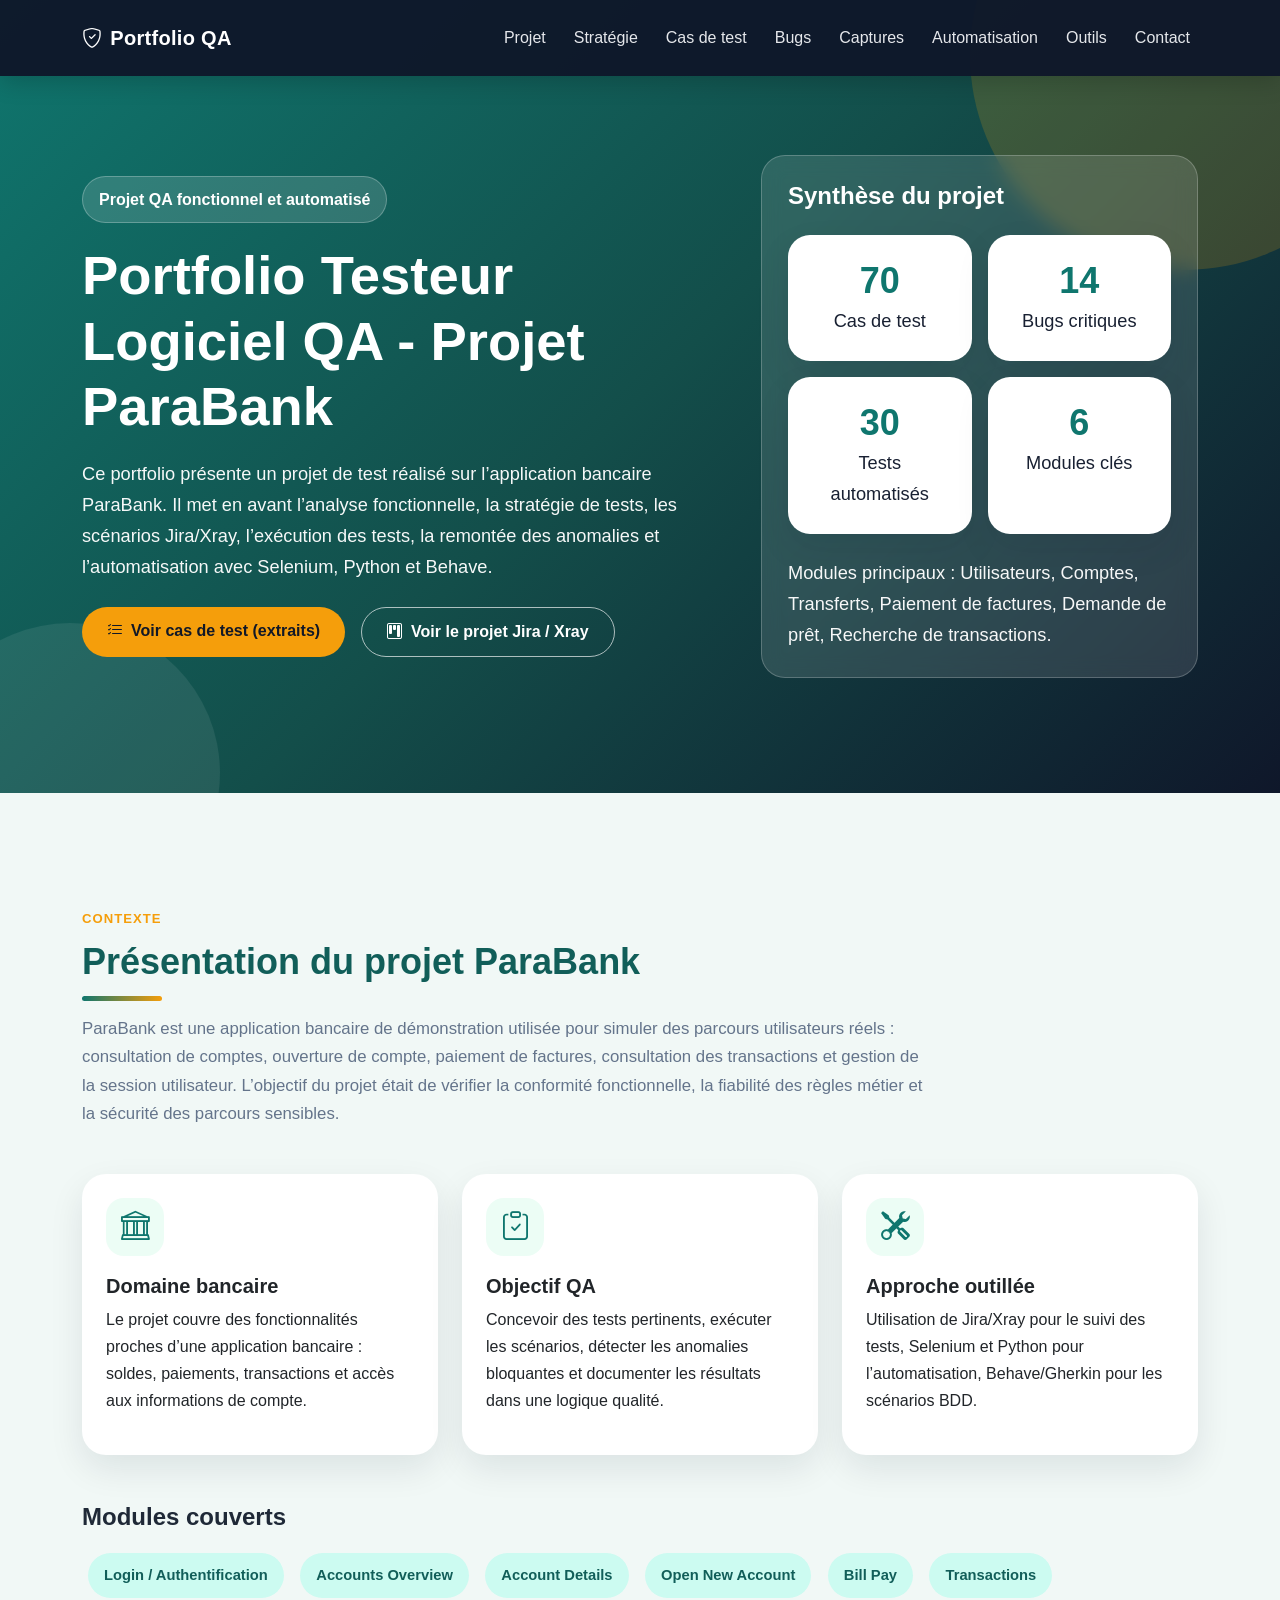
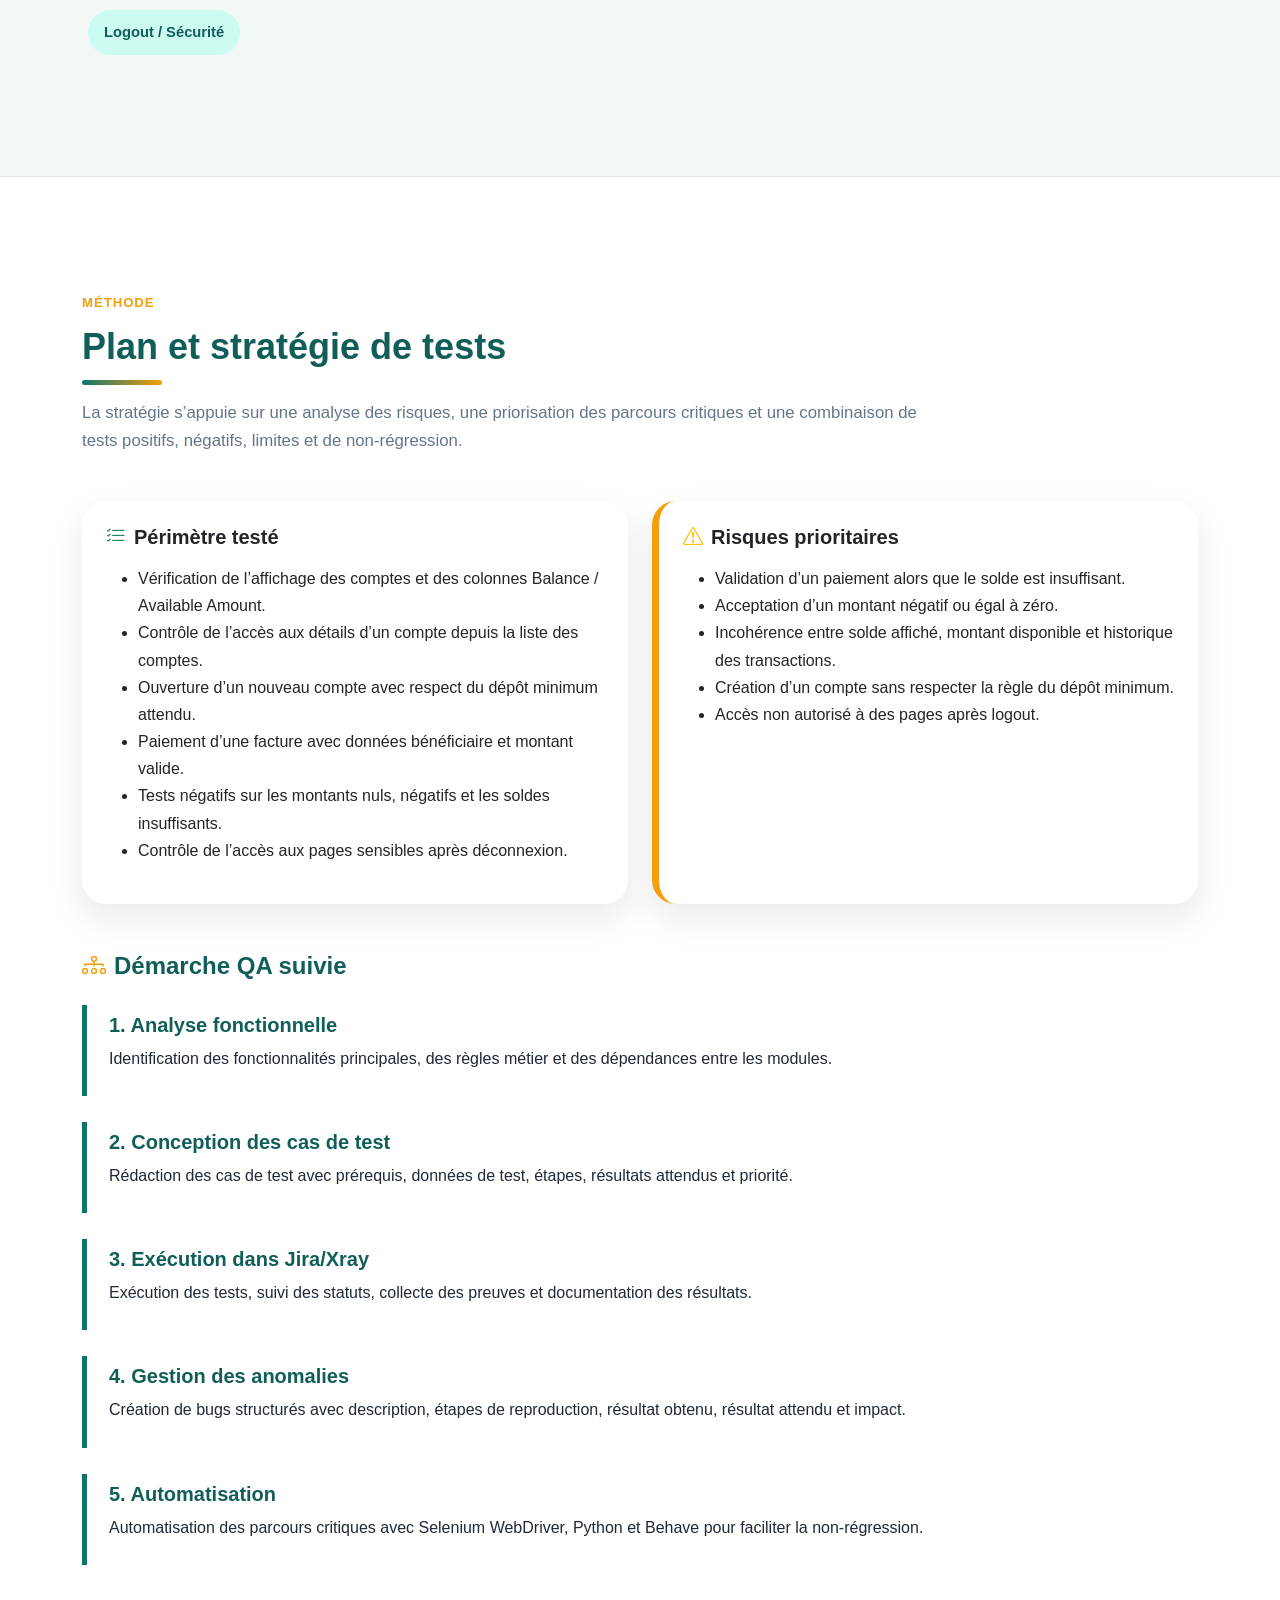
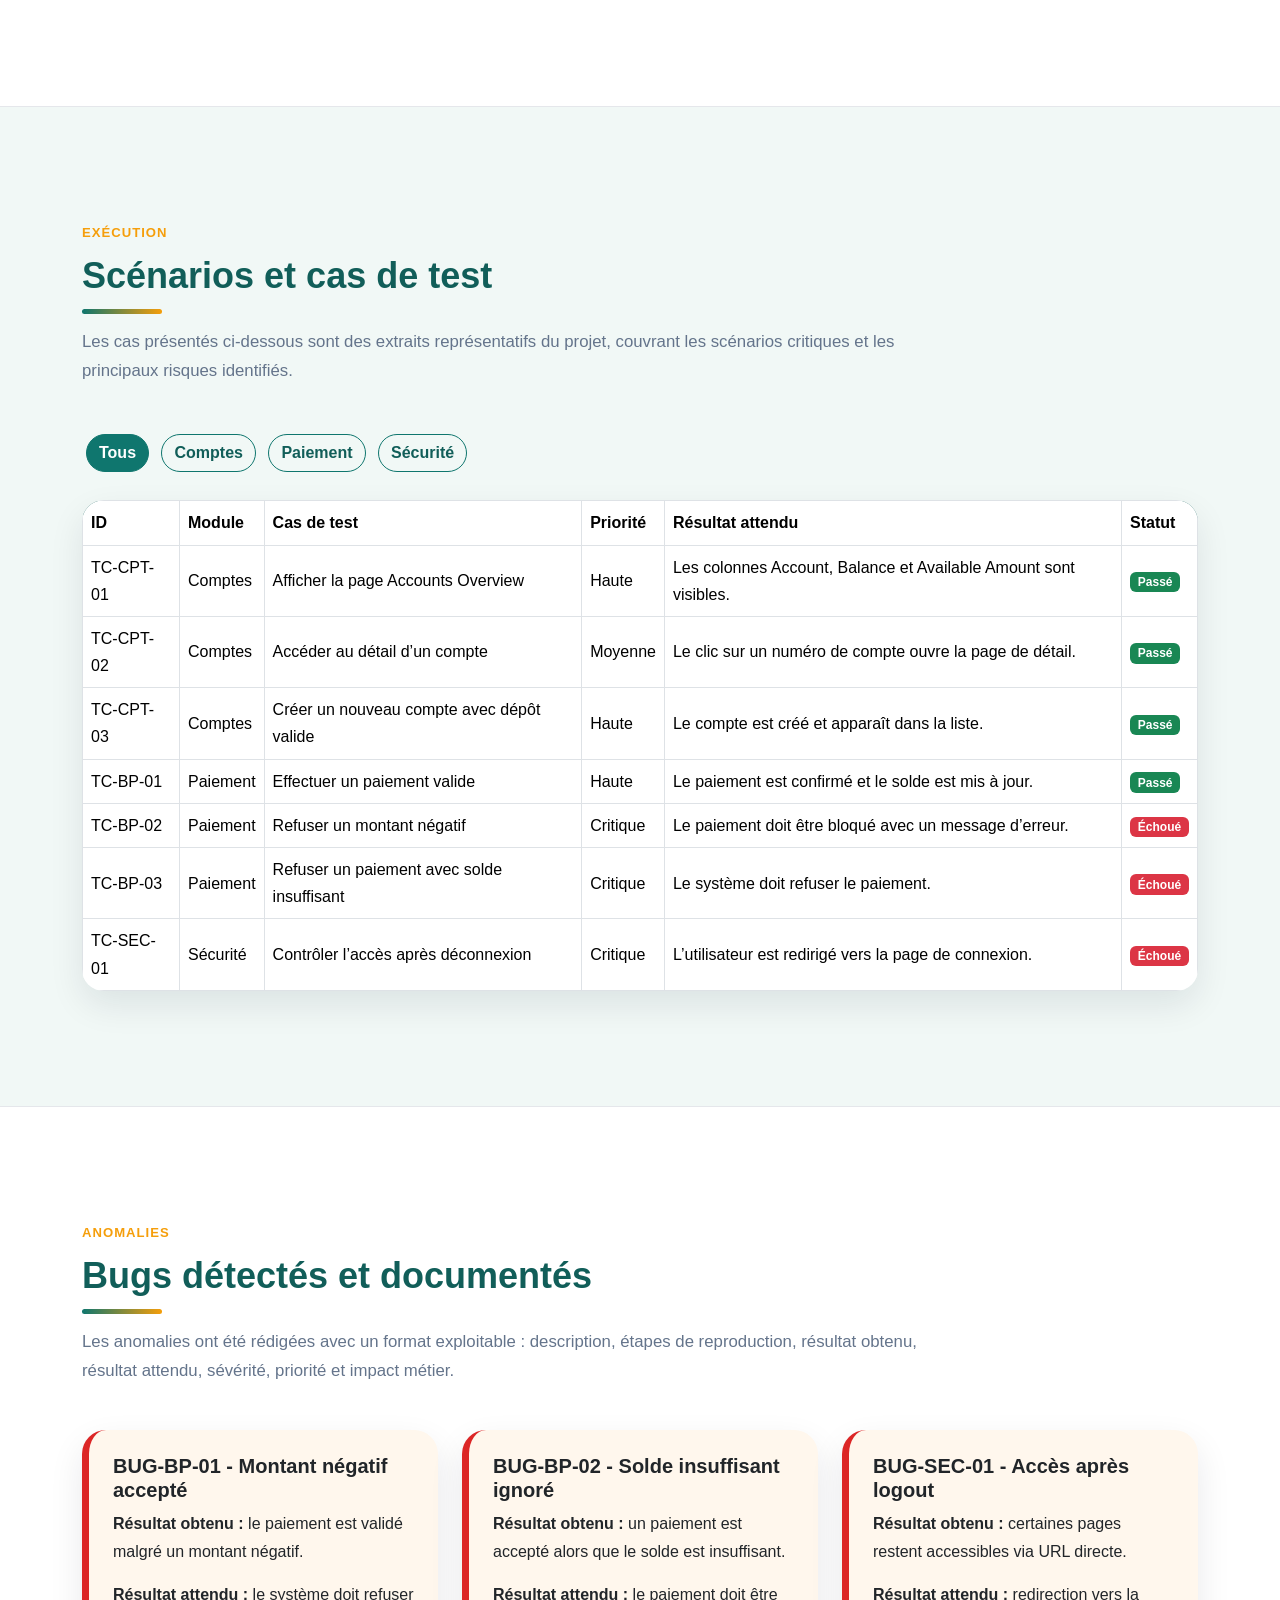
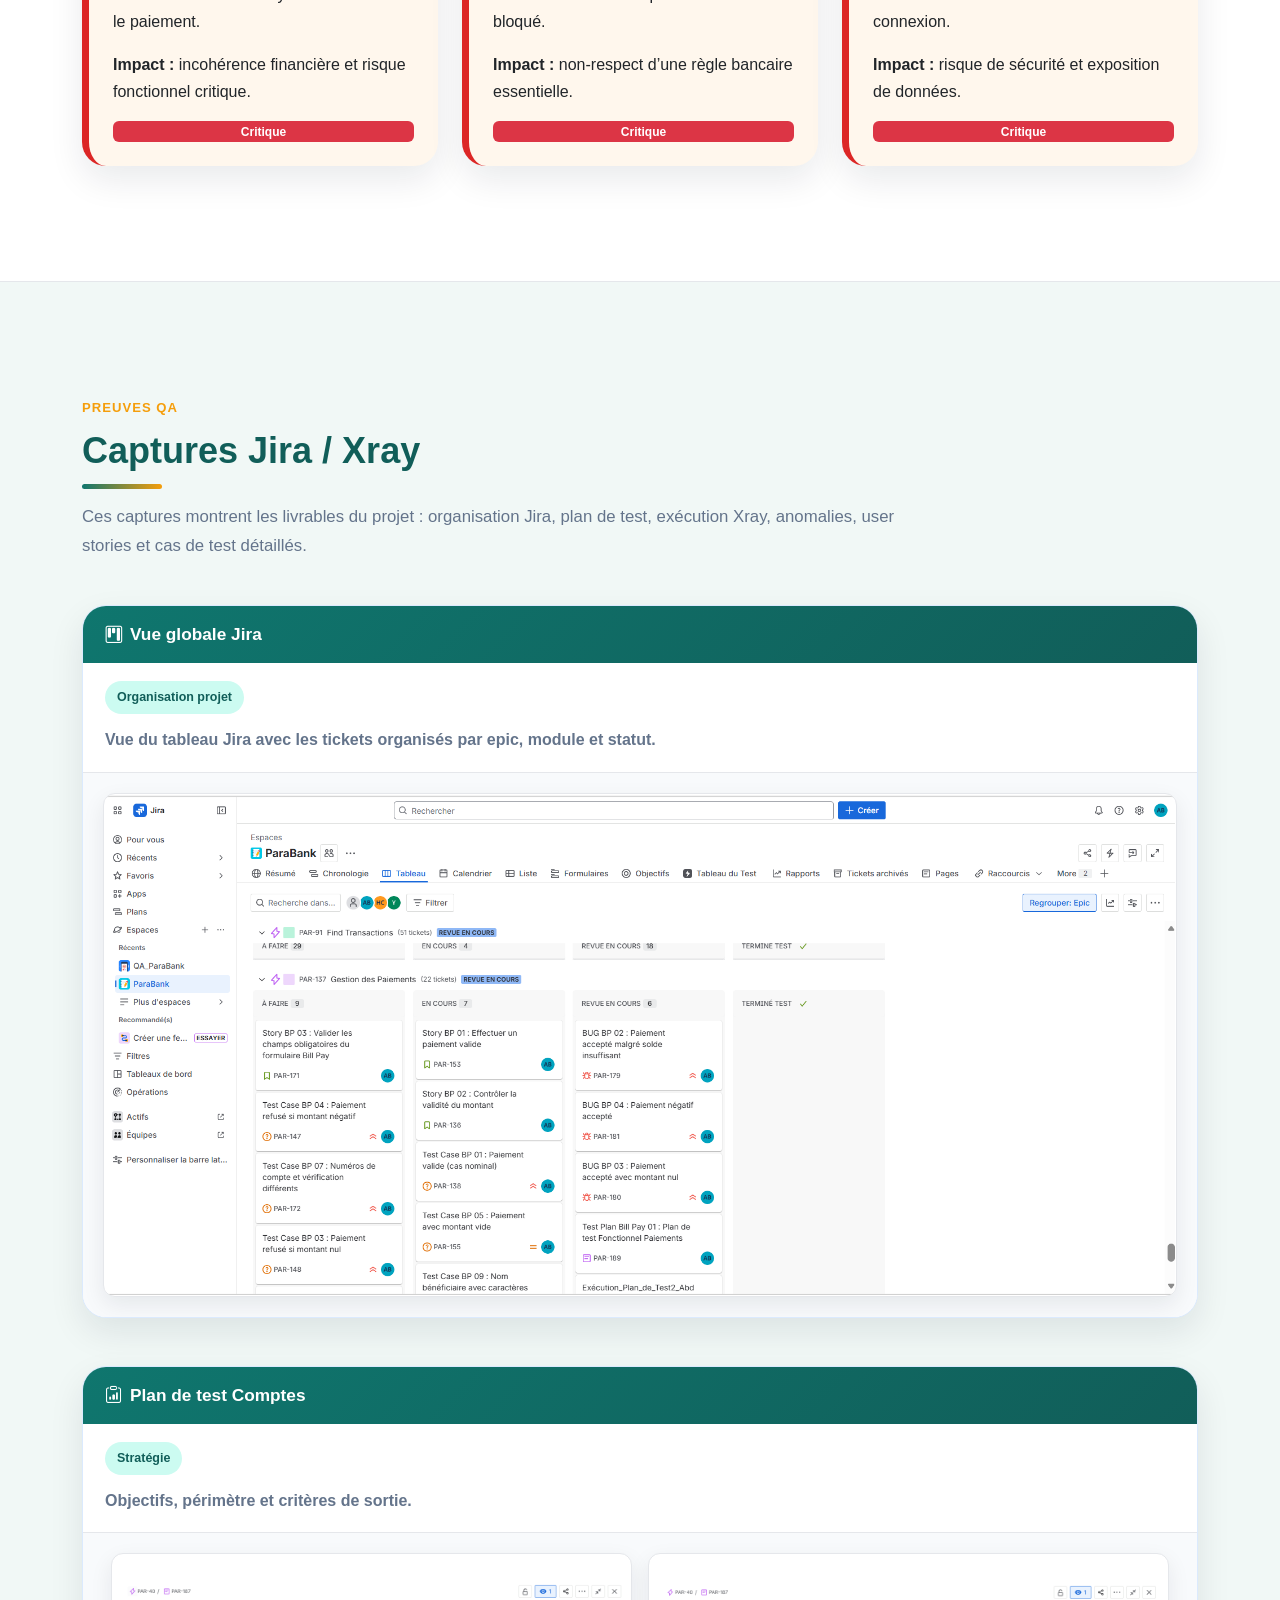
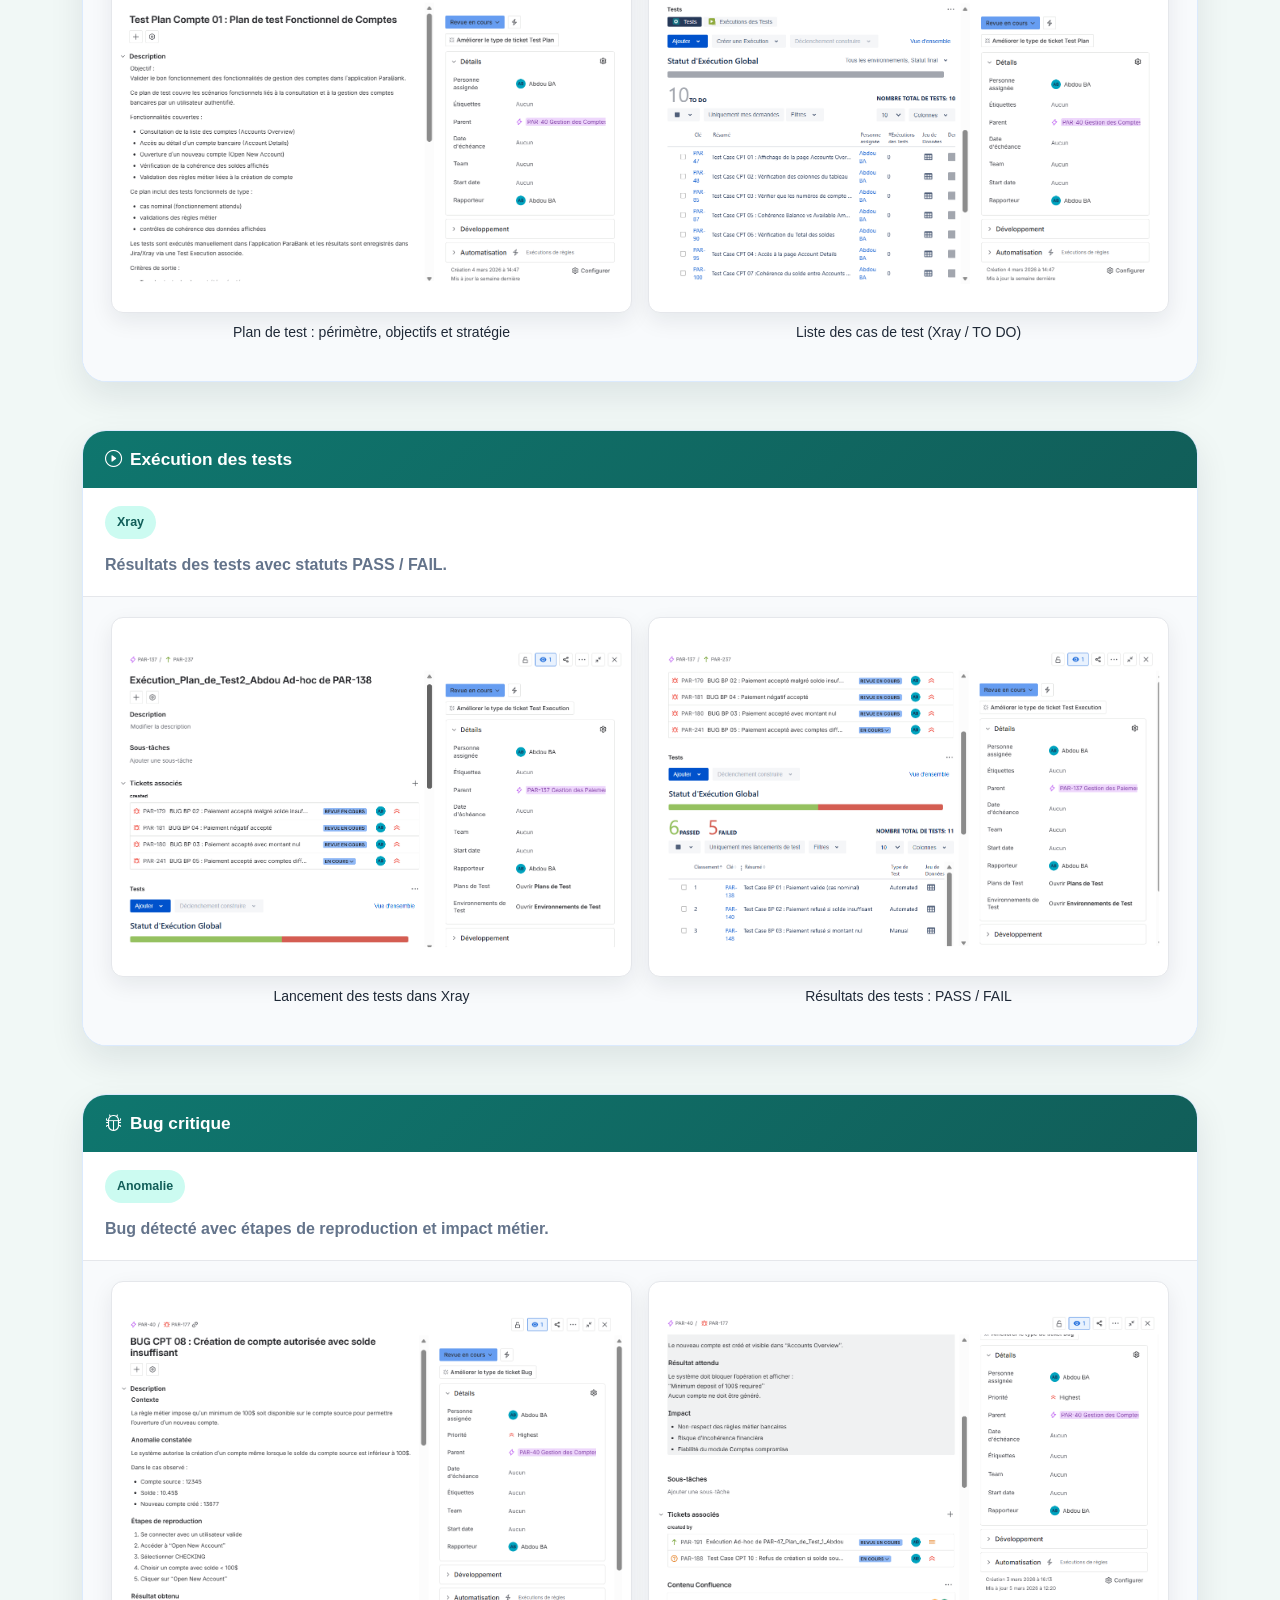
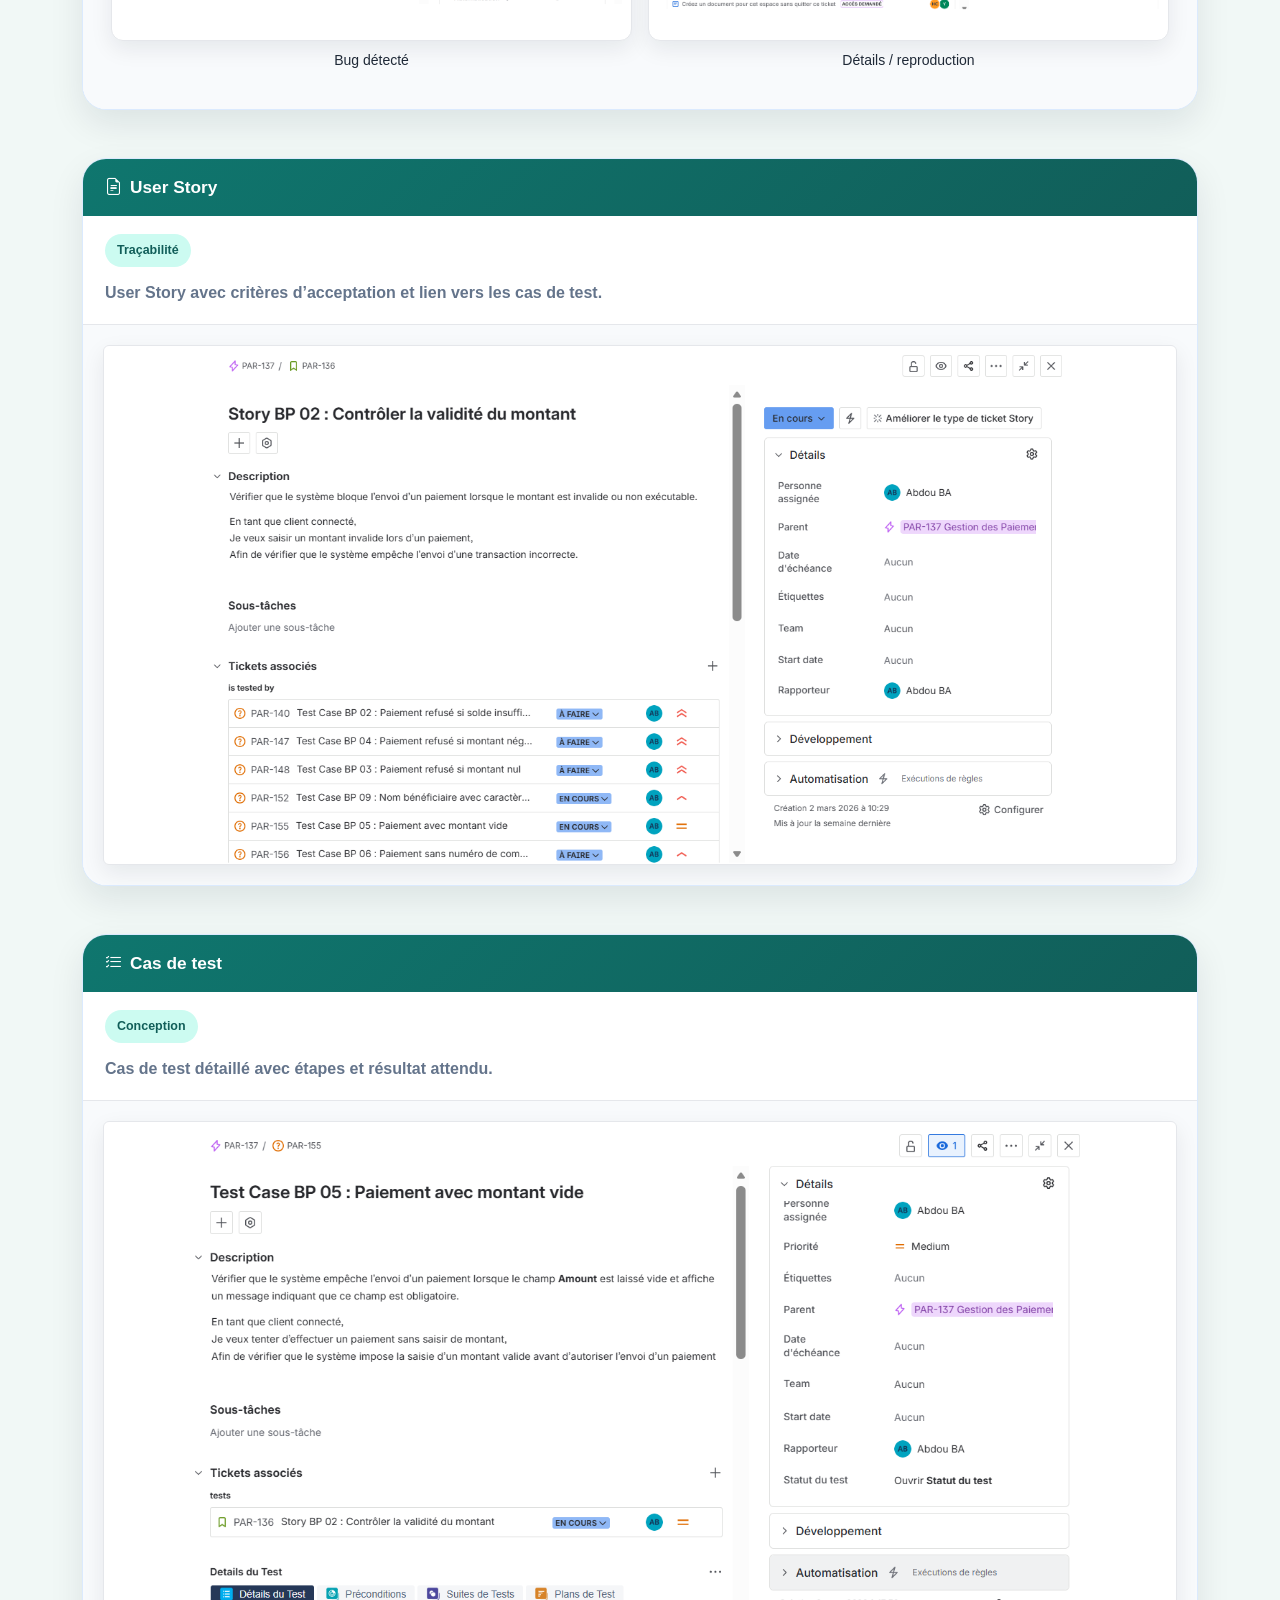
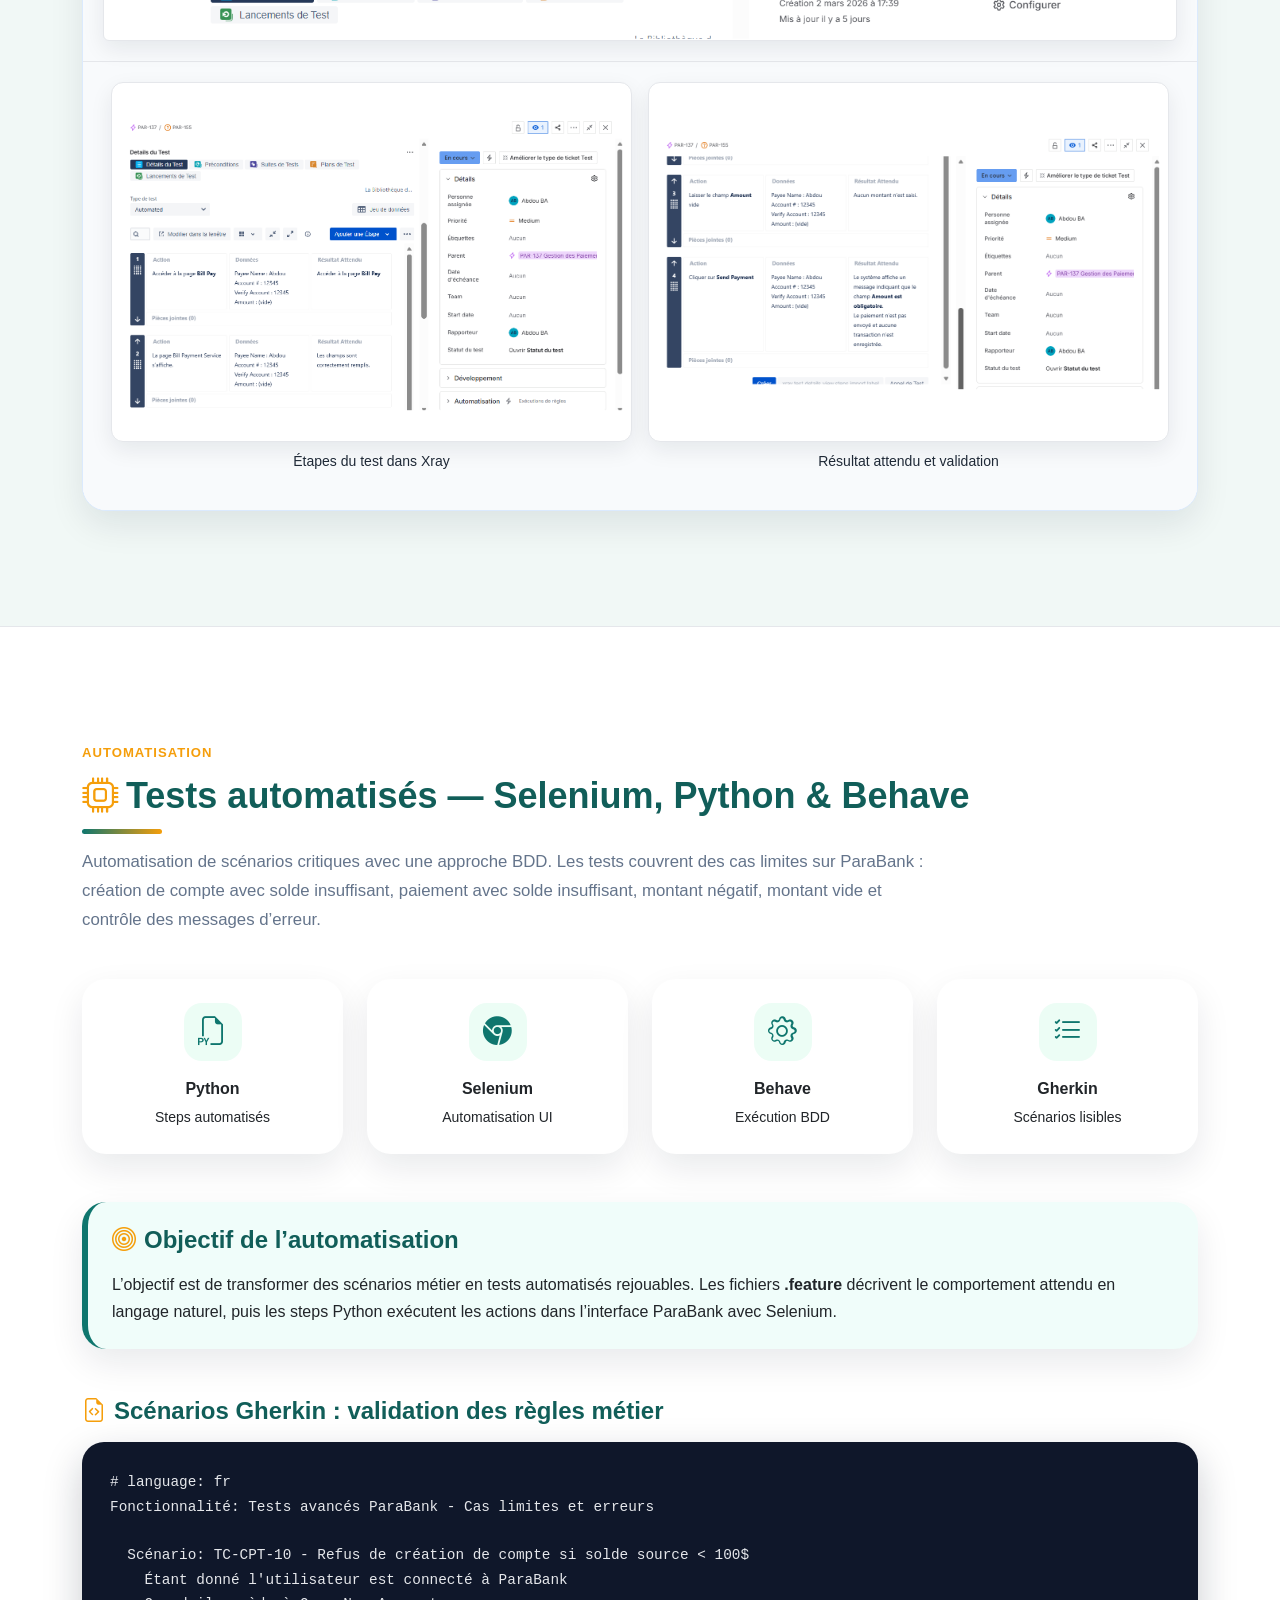
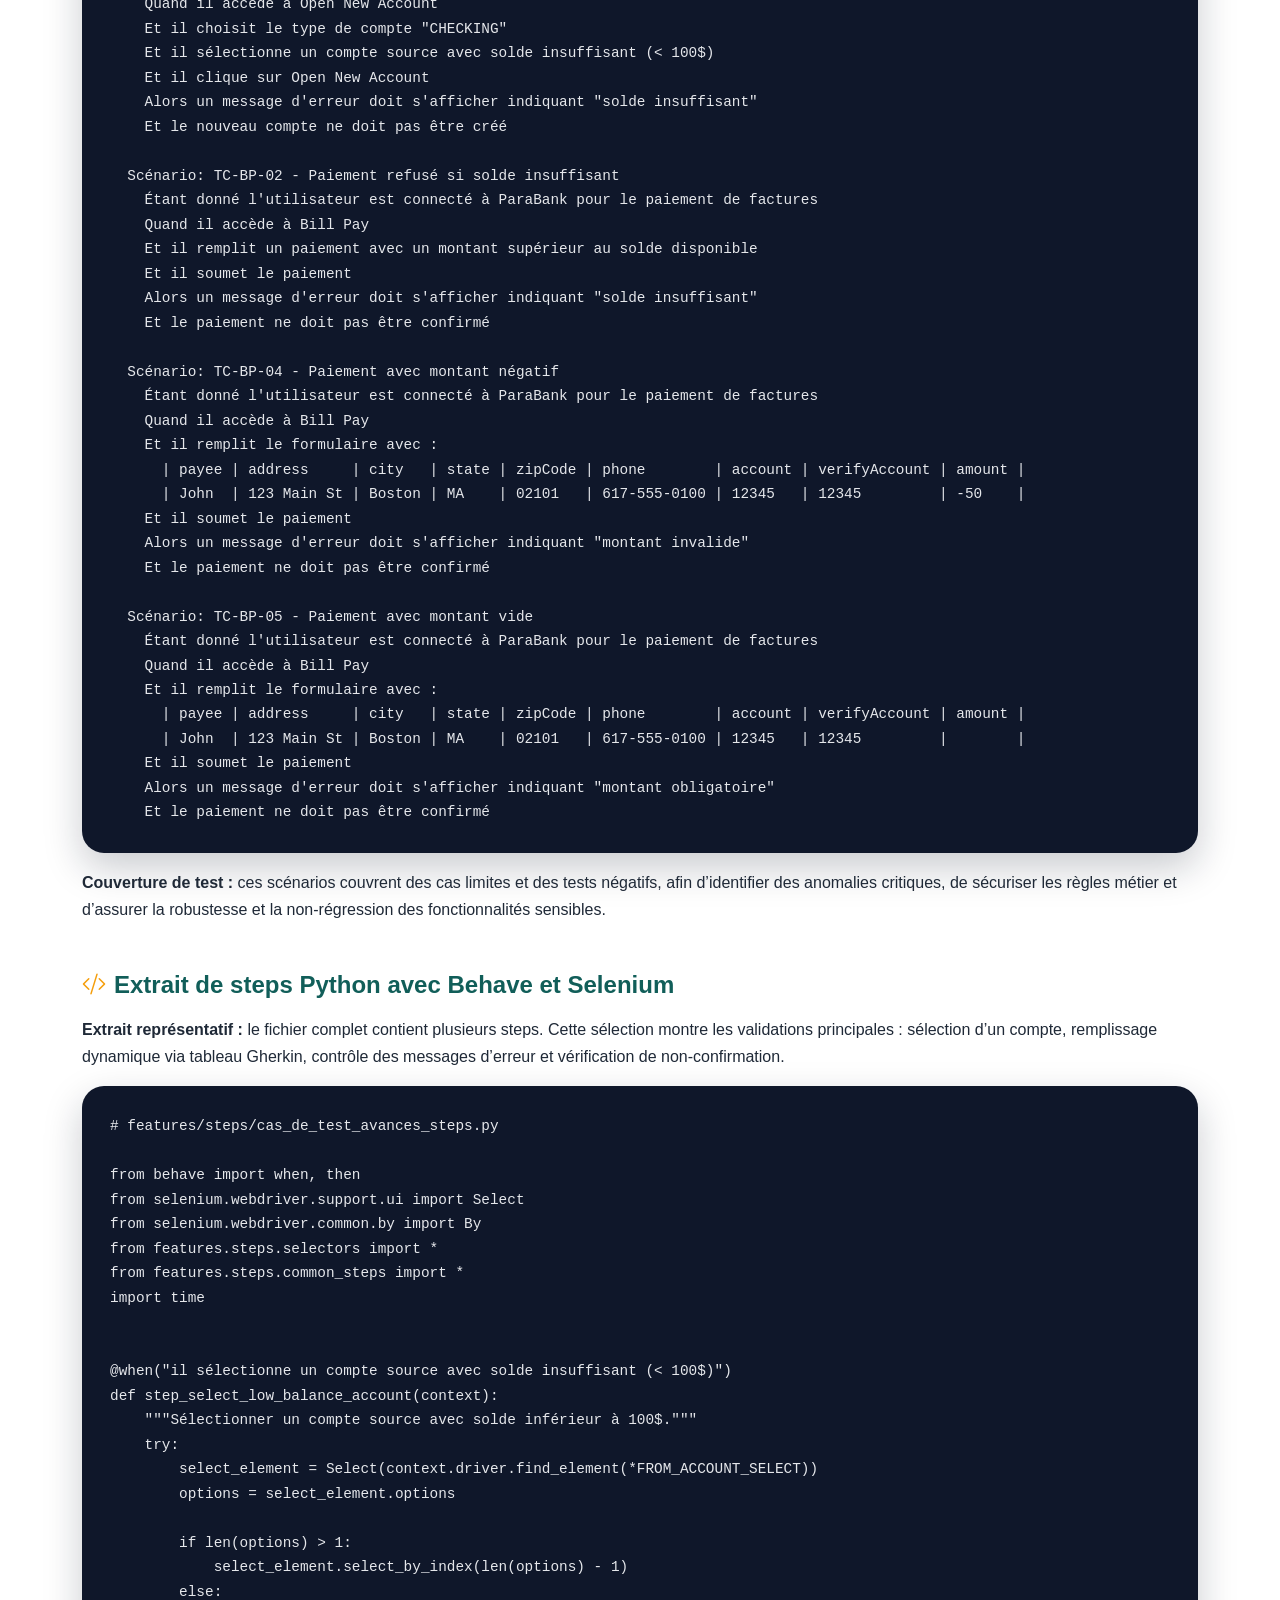
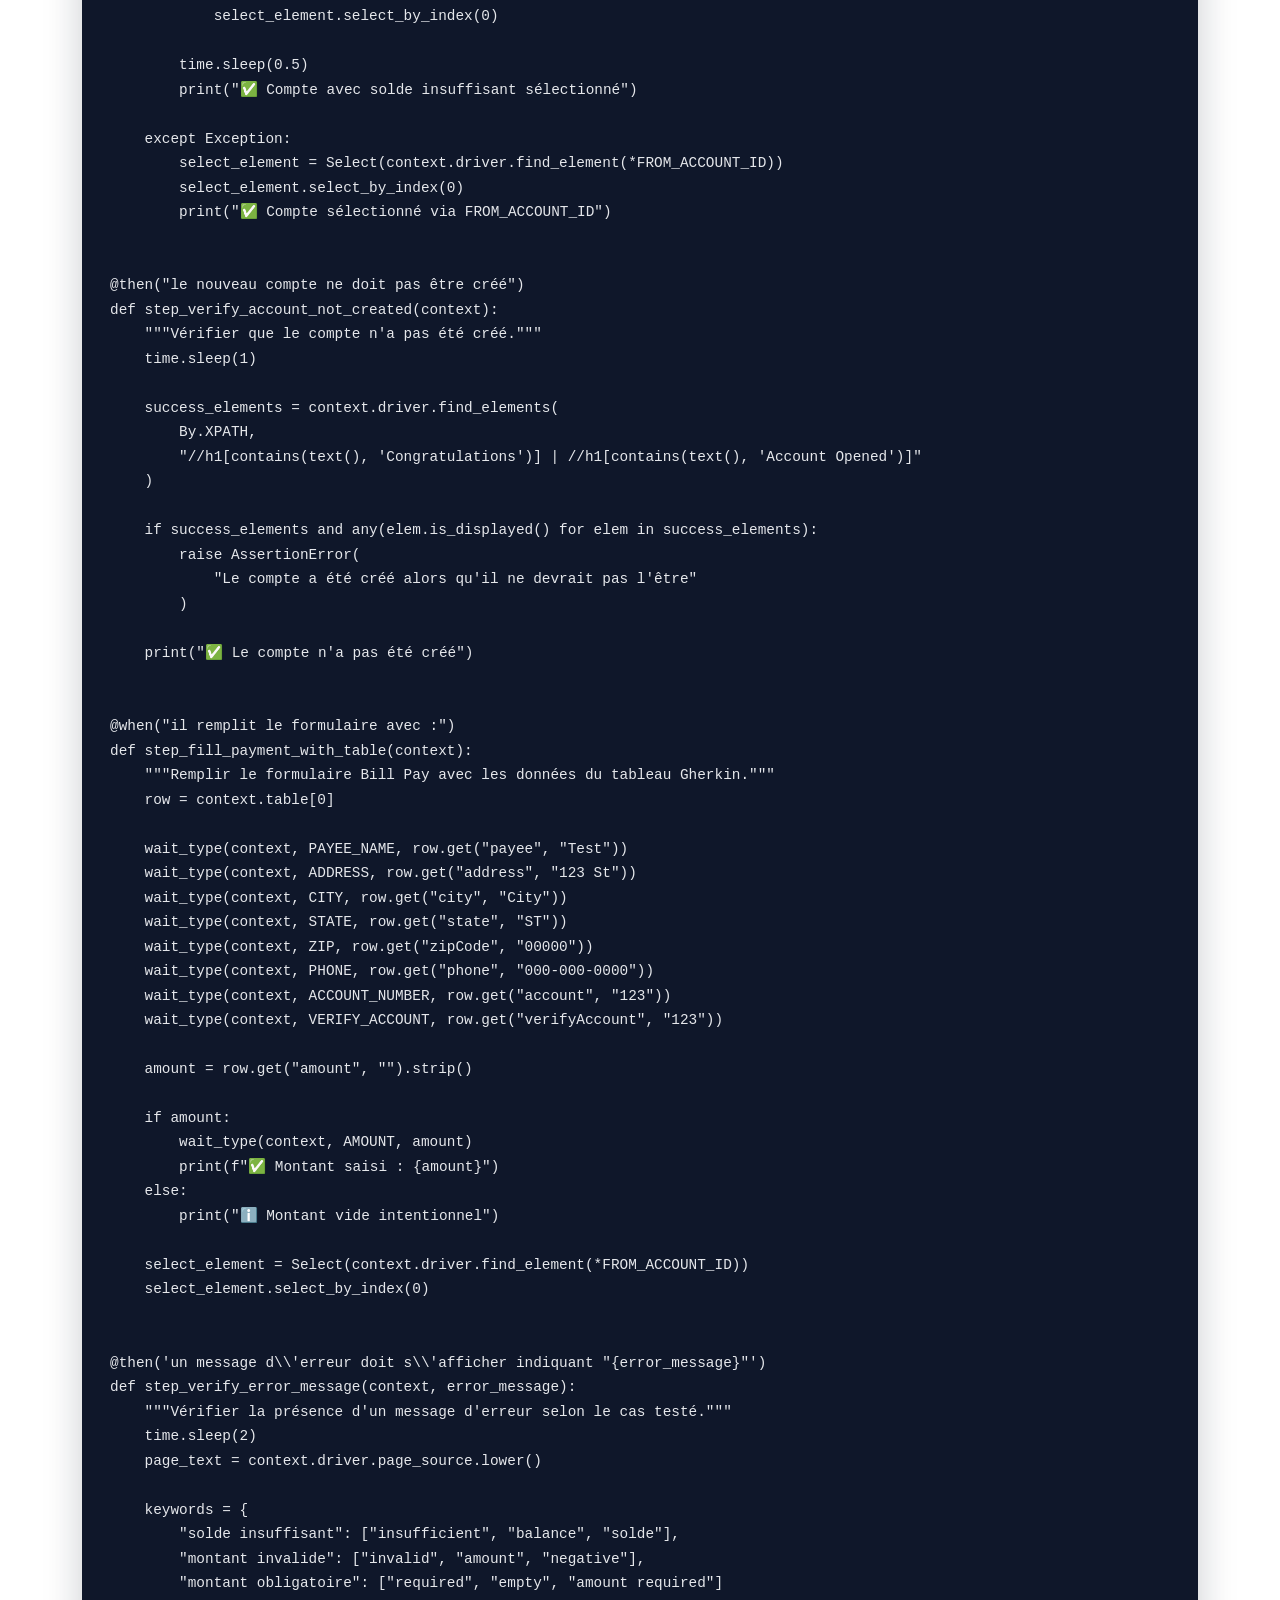
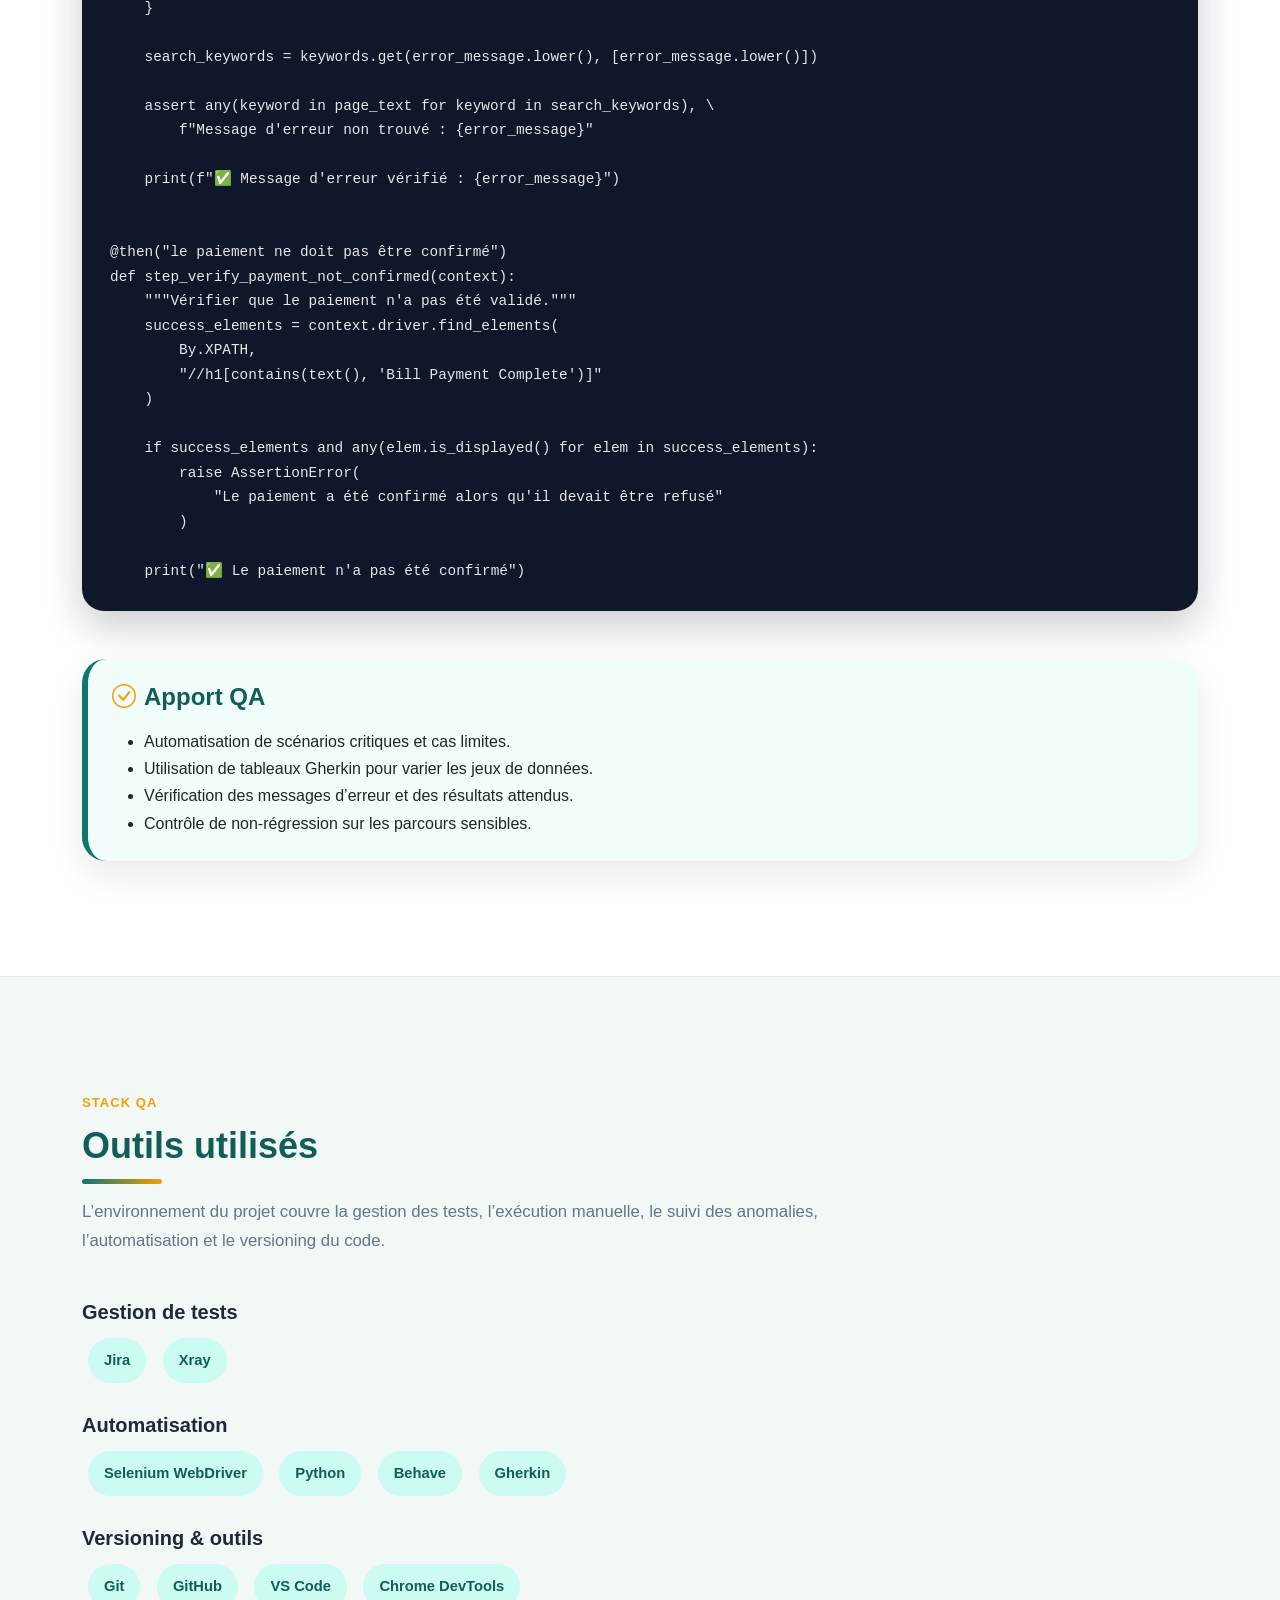
<file: index.html>
<!DOCTYPE html>
<html lang="fr">
<head>
  <meta charset="UTF-8" />
  <meta name="viewport" content="width=device-width, initial-scale=1.0" />
  <title>Portfolio QA - Projet ParaBank</title>

  <!-- Bootstrap CSS -->
  <link href="https://cdn.jsdelivr.net/npm/bootstrap@5.3.3/dist/css/bootstrap.min.css" rel="stylesheet">

  <!-- Bootstrap Icons -->
  <link href="https://cdn.jsdelivr.net/npm/bootstrap-icons@1.11.3/font/bootstrap-icons.css" rel="stylesheet">

  <!-- CSS personnalisé -->
  <link rel="stylesheet" href="style.css">
</head>

<button id="scrollTopBtn">
  <i class="bi bi-arrow-up"></i>
</button>

<body>

  <!-- NAVBAR -->
  <nav class="navbar navbar-expand-lg navbar-dark fixed-top">
    <div class="container">
      <a class="navbar-brand fw-bold" href="#home">
        <i class="bi bi-shield-check me-2"></i>Portfolio QA
      </a>

      <button class="navbar-toggler" type="button" data-bs-toggle="collapse" data-bs-target="#navbarNav"
        aria-controls="navbarNav" aria-expanded="false" aria-label="Ouvrir le menu">
        <span class="navbar-toggler-icon"></span>
      </button>

      <div class="collapse navbar-collapse" id="navbarNav">
        <ul class="navbar-nav ms-auto">
          <li class="nav-item"><a class="nav-link" href="#projet">Projet</a></li>
          <li class="nav-item"><a class="nav-link" href="#strategie">Stratégie</a></li>
          <li class="nav-item"><a class="nav-link" href="#tests">Cas de test</a></li>
          <li class="nav-item"><a class="nav-link" href="#bugs">Bugs</a></li>
          <li class="nav-item"><a class="nav-link" href="#captures">Captures</a></li>
          <li class="nav-item"><a class="nav-link" href="#automation">Automatisation</a></li>
          <li class="nav-item"><a class="nav-link" href="#outils">Outils</a></li>
          <li class="nav-item"><a class="nav-link" href="#contact">Contact</a></li>
        </ul>
      </div>
    </div>
  </nav>

  <!-- HERO -->
  <header id="home" class="hero">
    <div class="container">
      <div class="row align-items-center g-5">
        <div class="col-lg-7">
          <span class="hero-badge">Projet QA fonctionnel et automatisé</span>
          <h1>Portfolio Testeur Logiciel QA - Projet ParaBank</h1>
          <p>
            Ce portfolio présente un projet de test réalisé sur l’application bancaire ParaBank.
            Il met en avant l’analyse fonctionnelle, la stratégie de tests, les scénarios Jira/Xray,
            l’exécution des tests, la remontée des anomalies et l’automatisation avec Selenium, Python et Behave.
          </p>

          <div class="mt-4 d-flex flex-column flex-md-row gap-3">
            <a href="#tests" class="btn btn-main text-nowrap">
              <i class="bi bi-list-check me-2"></i>Voir cas de test (extraits)
            </a>

            <a href="#captures" class="btn btn-outline-main text-nowrap">
              <i class="bi bi-kanban me-2"></i>Voir le projet Jira / Xray
            </a>
          </div>
        </div>

        <div class="col-lg-5">
          <div class="hero-card">
            <h4 class="fw-bold mb-4">Synthèse du projet</h4>

            <div class="row g-3">
              <div class="col-6">
                <div class="stat-card text-center">
                  <h3>70</h3>
                  <p class="mb-0">Cas de test</p>
                </div>
              </div>

              <div class="col-6">
                <div class="stat-card text-center">
                  <h3>14</h3>
                  <p class="mb-0">Bugs critiques</p>
                </div>
              </div>

              <div class="col-6">
                <div class="stat-card text-center">
                  <h3>30</h3>
                  <p class="mb-0">Tests automatisés</p>
                </div>
              </div>

              <div class="col-6">
                <div class="stat-card text-center">
                  <h3>6</h3>
                  <p class="mb-0">Modules clés</p>
                </div>
              </div>
            </div>

            <p class="mt-4 mb-0">
              Modules principaux : Utilisateurs, Comptes, Transferts, Paiement de factures,
              Demande de prêt, Recherche de transactions.
            </p>
          </div>
        </div>
      </div>
    </div>
  </header>

  <!-- PROJET -->
  <section id="projet">
    <div class="container">
      <p class="section-kicker">Contexte</p>
      <h2 class="section-title">Présentation du projet ParaBank</h2>
      <p class="section-subtitle">
        ParaBank est une application bancaire de démonstration utilisée pour simuler des parcours utilisateurs réels :
        consultation de comptes, ouverture de compte, paiement de factures, consultation des transactions et gestion de la session utilisateur.
        L’objectif du projet était de vérifier la conformité fonctionnelle, la fiabilité des règles métier et la sécurité des parcours sensibles.
      </p>

      <div class="row g-4">
        <div class="col-md-4">
          <div class="card card-custom p-4">
            <div class="icon-box"><i class="bi bi-bank"></i></div>
            <h5 class="fw-bold">Domaine bancaire</h5>
            <p>
              Le projet couvre des fonctionnalités proches d’une application bancaire : soldes, paiements,
              transactions et accès aux informations de compte.
            </p>
          </div>
        </div>

        <div class="col-md-4">
          <div class="card card-custom p-4">
            <div class="icon-box"><i class="bi bi-clipboard-check"></i></div>
            <h5 class="fw-bold">Objectif QA</h5>
            <p>
              Concevoir des tests pertinents, exécuter les scénarios, détecter les anomalies bloquantes
              et documenter les résultats dans une logique qualité.
            </p>
          </div>
        </div>

        <div class="col-md-4">
          <div class="card card-custom p-4">
            <div class="icon-box"><i class="bi bi-tools"></i></div>
            <h5 class="fw-bold">Approche outillée</h5>
            <p>
              Utilisation de Jira/Xray pour le suivi des tests, Selenium et Python pour l’automatisation,
              Behave/Gherkin pour les scénarios BDD.
            </p>
          </div>
        </div>
      </div>

      <div class="mt-5">
        <h4 class="fw-bold mb-3">Modules couverts</h4>

        <span class="badge-tech">Login / Authentification</span>
        <span class="badge-tech">Accounts Overview</span>
        <span class="badge-tech">Account Details</span>
        <span class="badge-tech">Open New Account</span>
        <span class="badge-tech">Bill Pay</span>
        <span class="badge-tech">Transactions</span>
        <span class="badge-tech">Logout / Sécurité</span>
      </div>
    </div>
  </section>

  <!-- STRATEGIE -->
  <section id="strategie">
    <div class="container">
      <p class="section-kicker">Méthode</p>
      <h2 class="section-title">Plan et stratégie de tests</h2>
      <p class="section-subtitle">
        La stratégie s’appuie sur une analyse des risques, une priorisation des parcours critiques
        et une combinaison de tests positifs, négatifs, limites et de non-régression.
      </p>

      <div class="row g-4">
        <div class="col-lg-6">
          <div class="card card-custom p-4">
            <h5 class="fw-bold mb-3"><i class="bi bi-list-check text-success me-2"></i>Périmètre testé</h5>
            <ul>
              <li>Vérification de l’affichage des comptes et des colonnes Balance / Available Amount.</li>
              <li>Contrôle de l’accès aux détails d’un compte depuis la liste des comptes.</li>
              <li>Ouverture d’un nouveau compte avec respect du dépôt minimum attendu.</li>
              <li>Paiement d’une facture avec données bénéficiaire et montant valide.</li>
              <li>Tests négatifs sur les montants nuls, négatifs et les soldes insuffisants.</li>
              <li>Contrôle de l’accès aux pages sensibles après déconnexion.</li>
            </ul>
          </div>
        </div>

        <div class="col-lg-6">
          <div class="card card-custom risk-card p-4">
            <h5 class="fw-bold mb-3"><i class="bi bi-exclamation-triangle text-warning me-2"></i>Risques prioritaires</h5>
            <ul>
              <li>Validation d’un paiement alors que le solde est insuffisant.</li>
              <li>Acceptation d’un montant négatif ou égal à zéro.</li>
              <li>Incohérence entre solde affiché, montant disponible et historique des transactions.</li>
              <li>Création d’un compte sans respecter la règle du dépôt minimum.</li>
              <li>Accès non autorisé à des pages après logout.</li>
            </ul>
          </div>
        </div>
      </div>

      <div class="mt-5">
  <h4 class="fw-bold mb-4 timeline-title highlight-title">
  <i class="bi bi-diagram-3 me-2"></i>Démarche QA suivie
  </h4>

  <div class="timeline-item">
    <h5>1. Analyse fonctionnelle</h5>
    <p>Identification des fonctionnalités principales, des règles métier et des dépendances entre les modules.</p>
  </div>
        <div class="timeline-item">
          <h5>2. Conception des cas de test</h5>
          <p>Rédaction des cas de test avec prérequis, données de test, étapes, résultats attendus et priorité.</p>
        </div>
        <div class="timeline-item">
          <h5>3. Exécution dans Jira/Xray</h5>
          <p>Exécution des tests, suivi des statuts, collecte des preuves et documentation des résultats.</p>
        </div>
        <div class="timeline-item">
          <h5>4. Gestion des anomalies</h5>
          <p>Création de bugs structurés avec description, étapes de reproduction, résultat obtenu, résultat attendu et impact.</p>
        </div>
        <div class="timeline-item">
          <h5>5. Automatisation</h5>
          <p>Automatisation des parcours critiques avec Selenium WebDriver, Python et Behave pour faciliter la non-régression.</p>
        </div>
      </div>
    </div>
  </section>

  <!-- TESTS -->
  <section id="tests">
    <div class="container">
      <p class="section-kicker">Exécution</p>
      <h2 class="section-title">Scénarios et cas de test</h2>
      <p class="section-subtitle">
        Les cas présentés ci-dessous sont des extraits représentatifs du projet,
        couvrant les scénarios critiques et les principaux risques identifiés.
      </p>

      <div class="mb-4">
        <button class="btn btn-outline-success filter-btn active" data-filter="all">Tous</button>
        <button class="btn btn-outline-success filter-btn" data-filter="comptes">Comptes</button>
        <button class="btn btn-outline-success filter-btn" data-filter="paiement">Paiement</button>
        <button class="btn btn-outline-success filter-btn" data-filter="securite">Sécurité</button>
      </div>

      <div class="table-wrapper">
        <table class="table table-bordered align-middle">
          <thead>
            <tr>
              <th>ID</th>
              <th>Module</th>
              <th>Cas de test</th>
              <th>Priorité</th>
              <th>Résultat attendu</th>
              <th>Statut</th>
            </tr>
          </thead>
          <tbody>
            <tr class="test-row" data-category="comptes">
              <td>TC-CPT-01</td>
              <td>Comptes</td>
              <td>Afficher la page Accounts Overview</td>
              <td>Haute</td>
              <td>Les colonnes Account, Balance et Available Amount sont visibles.</td>
              <td><span class="badge bg-success">Passé</span></td>
            </tr>
            <tr class="test-row" data-category="comptes">
              <td>TC-CPT-02</td>
              <td>Comptes</td>
              <td>Accéder au détail d’un compte</td>
              <td>Moyenne</td>
              <td>Le clic sur un numéro de compte ouvre la page de détail.</td>
              <td><span class="badge bg-success">Passé</span></td>
            </tr>
            <tr class="test-row" data-category="comptes">
              <td>TC-CPT-03</td>
              <td>Comptes</td>
              <td>Créer un nouveau compte avec dépôt valide</td>
              <td>Haute</td>
              <td>Le compte est créé et apparaît dans la liste.</td>
              <td><span class="badge bg-success">Passé</span></td>
            </tr>
            <tr class="test-row" data-category="paiement">
              <td>TC-BP-01</td>
              <td>Paiement</td>
              <td>Effectuer un paiement valide</td>
              <td>Haute</td>
              <td>Le paiement est confirmé et le solde est mis à jour.</td>
              <td><span class="badge bg-success">Passé</span></td>
            </tr>
            <tr class="test-row" data-category="paiement">
              <td>TC-BP-02</td>
              <td>Paiement</td>
              <td>Refuser un montant négatif</td>
              <td>Critique</td>
              <td>Le paiement doit être bloqué avec un message d’erreur.</td>
              <td><span class="badge bg-danger">Échoué</span></td>
            </tr>
            <tr class="test-row" data-category="paiement">
              <td>TC-BP-03</td>
              <td>Paiement</td>
              <td>Refuser un paiement avec solde insuffisant</td>
              <td>Critique</td>
              <td>Le système doit refuser le paiement.</td>
              <td><span class="badge bg-danger">Échoué</span></td>
            </tr>
            <tr class="test-row" data-category="securite">
              <td>TC-SEC-01</td>
              <td>Sécurité</td>
              <td>Contrôler l’accès après déconnexion</td>
              <td>Critique</td>
              <td>L’utilisateur est redirigé vers la page de connexion.</td>
              <td><span class="badge bg-danger">Échoué</span></td>
            </tr>
          </tbody>
        </table>
      </div>
    </div>
  </section>

  <!-- BUGS -->
  <section id="bugs">
    <div class="container">
      <p class="section-kicker">Anomalies</p>
      <h2 class="section-title">Bugs détectés et documentés</h2>
      <p class="section-subtitle">
        Les anomalies ont été rédigées avec un format exploitable : description, étapes de reproduction,
        résultat obtenu, résultat attendu, sévérité, priorité et impact métier.
      </p>

      <div class="row g-4">
        <div class="col-lg-4">
          <div class="card card-custom bug-card p-4">
            <h5 class="fw-bold">BUG-BP-01 - Montant négatif accepté</h5>
            <p><strong>Résultat obtenu :</strong> le paiement est validé malgré un montant négatif.</p>
            <p><strong>Résultat attendu :</strong> le système doit refuser le paiement.</p>
            <p><strong>Impact :</strong> incohérence financière et risque fonctionnel critique.</p>
            <span class="badge bg-danger">Critique</span>
          </div>
        </div>

        <div class="col-lg-4">
          <div class="card card-custom bug-card p-4">
            <h5 class="fw-bold">BUG-BP-02 - Solde insuffisant ignoré</h5>
            <p><strong>Résultat obtenu :</strong> un paiement est accepté alors que le solde est insuffisant.</p>
            <p><strong>Résultat attendu :</strong> le paiement doit être bloqué.</p>
            <p><strong>Impact :</strong> non-respect d’une règle bancaire essentielle.</p>
            <span class="badge bg-danger">Critique</span>
          </div>
        </div>

        <div class="col-lg-4">
          <div class="card card-custom bug-card p-4">
            <h5 class="fw-bold">BUG-SEC-01 - Accès après logout</h5>
            <p><strong>Résultat obtenu :</strong> certaines pages restent accessibles via URL directe.</p>
            <p><strong>Résultat attendu :</strong> redirection vers la connexion.</p>
            <p><strong>Impact :</strong> risque de sécurité et exposition de données.</p>
            <span class="badge bg-danger">Critique</span>
          </div>
        </div>
      </div>
    </div>
  </section>

  <!-- CAPTURES -->
  <section id="captures">
    <div class="container">
      <p class="section-kicker">Preuves QA</p>
      <h2 class="section-title">Captures Jira / Xray</h2>
      <p class="section-subtitle">
        Ces captures montrent les livrables du projet : organisation Jira, plan de test,
        exécution Xray, anomalies, user stories et cas de test détaillés.
      </p>

      <div class="row g-5">

        <div class="col-12">
          <div class="capture-card">
            <div class="capture-header">
              <h5><i class="bi bi-kanban me-2"></i>Vue globale Jira</h5>
            </div>
            <div class="capture-body">
              <span class="capture-tag">Organisation projet</span>
              <p><strong>Vue du tableau Jira avec les tickets organisés par epic, module et statut.</strong></p>
            </div>
            <div class="capture-image-wrapper">
              <img src="images/jira-board.png" alt="Board Jira">
            </div>
          </div>
        </div>

        <div class="col-12">
          <div class="capture-card">
            <div class="capture-header">
              <h5><i class="bi bi-clipboard-data me-2"></i>Plan de test Comptes</h5>
            </div>

            <div class="capture-body">
              <span class="capture-tag">Stratégie</span>
              <p><strong>Objectifs, périmètre et critères de sortie.</strong></p>
            </div>

            <div class="capture-image-wrapper">
              <div class="row g-3 w-100 capture-duo">
                <div class="col-md-6 text-center">
                  <img src="images/test-plan-comptes.png" alt="Plan de test Comptes">
                  <p class="small mt-2">Plan de test : périmètre, objectifs et stratégie</p>
                </div>

                <div class="col-md-6 text-center">
                  <img src="images/Listetest-plan-comptes.png" alt="Liste tests Comptes">
                  <p class="small mt-2">Liste des cas de test (Xray / TO DO)</p>
                </div>
              </div>
            </div>
          </div>
        </div>

        <div class="col-12">
          <div class="capture-card">
            <div class="capture-header">
              <h5><i class="bi bi-play-circle me-2"></i>Exécution des tests</h5>
            </div>

            <div class="capture-body">
              <span class="capture-tag">Xray</span>
              <p><strong>Résultats des tests avec statuts PASS / FAIL.</strong></p>
            </div>

            <div class="capture-image-wrapper">
              <div class="row g-3 w-100 capture-duo">
                <div class="col-md-6 text-center">
                  <img src="images/test-execution-paiements.png" alt="Exécution tests paiements">
                  <p class="small mt-2">Lancement des tests dans Xray</p>
                </div>

                <div class="col-md-6 text-center">
                  <img src="images/Satuttest-execution-paiements.png" alt="Résultat tests paiements">
                  <p class="small mt-2">Résultats des tests : PASS / FAIL</p>
                </div>
              </div>
            </div>
          </div>
        </div>

        <div class="col-12">
          <div class="capture-card">
            <div class="capture-header">
              <h5><i class="bi bi-bug me-2"></i>Bug critique</h5>
            </div>

            <div class="capture-body">
              <span class="capture-tag">Anomalie</span>
              <p><strong>Bug détecté avec étapes de reproduction et impact métier.</strong></p>
            </div>

            <div class="capture-image-wrapper">
              <div class="row g-3 w-100 capture-duo">
                <div class="col-md-6 text-center">
                  <img src="images/bug-compte-solde-insuffisant.png" alt="Bug solde insuffisant">
                  <p class="small mt-2">Bug détecté</p>
                </div>

                <div class="col-md-6 text-center">
                  <img src="images/Suitebug-compte-solde-insuffisant.png" alt="Suite bug solde insuffisant">
                  <p class="small mt-2">Détails / reproduction</p>
                </div>
              </div>
            </div>
          </div>
        </div>

        <div class="col-12">
          <div class="capture-card">
            <div class="capture-header">
              <h5><i class="bi bi-file-earmark-text me-2"></i>User Story</h5>
            </div>

            <div class="capture-body">
              <span class="capture-tag">Traçabilité</span>
              <p><strong>User Story avec critères d’acceptation et lien vers les cas de test.</strong></p>
            </div>

            <div class="capture-image-wrapper text-center">
              <img src="images/story-paiement-validite-montant.png" class="img-fluid rounded" alt="User Story paiement">
            </div>
          </div>
        </div>

        <div class="col-12">
          <div class="capture-card">
            <div class="capture-header">
              <h5><i class="bi bi-list-check me-2"></i>Cas de test</h5>
            </div>

            <div class="capture-body">
              <span class="capture-tag">Conception</span>
              <p><strong>Cas de test détaillé avec étapes et résultat attendu.</strong></p>
            </div>

            <div class="capture-image-wrapper">
              <img src="images/test-case-paiement-montant-vide.png" class="img-fluid rounded" alt="Cas de test">
            </div>

            <div class="capture-image-wrapper">
              <div class="row g-3 w-100 capture-duo">
                <div class="col-md-6 text-center">
                  <img src="images/Suite-cas-de-tests-paiement.png" alt="Suite cas de test paiement">
                  <p class="small mt-2">Étapes du test dans Xray</p>
                </div>

                <div class="col-md-6 text-center">
                  <img src="images/Suitebis-cas-de-tests-paiement.png" alt="Suite bis cas de test paiement">
                  <p class="small mt-2">Résultat attendu et validation</p>
                </div>
              </div>
            </div>

          </div>
        </div>

      </div>
    </div>
  </section>

  <!-- AUTOMATION -->
  <section id="automation">
    <div class="container">
      <p class="section-kicker">Automatisation</p>

      <h2 class="section-title automation-title">
        <i class="bi bi-cpu me-2"></i>Tests automatisés — Selenium, Python & Behave
      </h2>

      <p class="section-subtitle">
        Automatisation de scénarios critiques avec une approche BDD.
        Les tests couvrent des cas limites sur ParaBank : création de compte avec solde insuffisant,
        paiement avec solde insuffisant, montant négatif, montant vide et contrôle des messages d’erreur.
      </p>

      <div class="row g-4 mb-5">
        <div class="col-md-3">
          <div class="card card-custom text-center p-4">
            <div class="icon-box mx-auto"><i class="bi bi-filetype-py"></i></div>
            <h6 class="fw-bold">Python</h6>
            <p class="small mb-0">Steps automatisés</p>
          </div>
        </div>

        <div class="col-md-3">
          <div class="card card-custom text-center p-4">
            <div class="icon-box mx-auto"><i class="bi bi-browser-chrome"></i></div>
            <h6 class="fw-bold">Selenium</h6>
            <p class="small mb-0">Automatisation UI</p>
          </div>
        </div>

        <div class="col-md-3">
          <div class="card card-custom text-center p-4">
            <div class="icon-box mx-auto"><i class="bi bi-gear"></i></div>
            <h6 class="fw-bold">Behave</h6>
            <p class="small mb-0">Exécution BDD</p>
          </div>
        </div>

        <div class="col-md-3">
          <div class="card card-custom text-center p-4">
            <div class="icon-box mx-auto"><i class="bi bi-list-check"></i></div>
            <h6 class="fw-bold">Gherkin</h6>
            <p class="small mb-0">Scénarios lisibles</p>
          </div>
        </div>
      </div>

      <div class="card card-custom highlight-card p-4 mb-5">
        <h4 class="fw-bold mb-3 automation-subtitle-strong">
          <i class="bi bi-bullseye me-2"></i>Objectif de l’automatisation
        </h4>
        <p class="mb-0">
          L’objectif est de transformer des scénarios métier en tests automatisés rejouables.
          Les fichiers <strong>.feature</strong> décrivent le comportement attendu en langage naturel,
          puis les steps Python exécutent les actions dans l’interface ParaBank avec Selenium.
        </p>
      </div>

      <h4 class="fw-bold mb-3 code-title">
        <i class="bi bi-file-earmark-code me-2"></i>Scénarios Gherkin : validation des règles métier
      </h4>

      <pre><code># language: fr
Fonctionnalité: Tests avancés ParaBank - Cas limites et erreurs

  Scénario: TC-CPT-10 - Refus de création de compte si solde source &lt; 100$
    Étant donné l'utilisateur est connecté à ParaBank
    Quand il accède à Open New Account
    Et il choisit le type de compte "CHECKING"
    Et il sélectionne un compte source avec solde insuffisant (&lt; 100$)
    Et il clique sur Open New Account
    Alors un message d'erreur doit s'afficher indiquant "solde insuffisant"
    Et le nouveau compte ne doit pas être créé

  Scénario: TC-BP-02 - Paiement refusé si solde insuffisant
    Étant donné l'utilisateur est connecté à ParaBank pour le paiement de factures
    Quand il accède à Bill Pay
    Et il remplit un paiement avec un montant supérieur au solde disponible
    Et il soumet le paiement
    Alors un message d'erreur doit s'afficher indiquant "solde insuffisant"
    Et le paiement ne doit pas être confirmé

  Scénario: TC-BP-04 - Paiement avec montant négatif
    Étant donné l'utilisateur est connecté à ParaBank pour le paiement de factures
    Quand il accède à Bill Pay
    Et il remplit le formulaire avec :
      | payee | address     | city   | state | zipCode | phone        | account | verifyAccount | amount |
      | John  | 123 Main St | Boston | MA    | 02101   | 617-555-0100 | 12345   | 12345         | -50    |
    Et il soumet le paiement
    Alors un message d'erreur doit s'afficher indiquant "montant invalide"
    Et le paiement ne doit pas être confirmé

  Scénario: TC-BP-05 - Paiement avec montant vide
    Étant donné l'utilisateur est connecté à ParaBank pour le paiement de factures
    Quand il accède à Bill Pay
    Et il remplit le formulaire avec :
      | payee | address     | city   | state | zipCode | phone        | account | verifyAccount | amount |
      | John  | 123 Main St | Boston | MA    | 02101   | 617-555-0100 | 12345   | 12345         |        |
    Et il soumet le paiement
    Alors un message d'erreur doit s'afficher indiquant "montant obligatoire"
    Et le paiement ne doit pas être confirmé</code></pre>

      <p class="mt-3">
        <strong>Couverture de test :</strong> ces scénarios couvrent des cas limites et des tests négatifs,
        afin d’identifier des anomalies critiques, de sécuriser les règles métier
        et d’assurer la robustesse et la non-régression des fonctionnalités sensibles.
      </p>

      <h4 class="fw-bold mt-5 mb-3 code-title">
        <i class="bi bi-code-slash me-2"></i>Extrait de steps Python avec Behave et Selenium
      </h4>

      <p>
        <strong>Extrait représentatif :</strong> le fichier complet contient plusieurs steps.
        Cette sélection montre les validations principales : sélection d’un compte,
        remplissage dynamique via tableau Gherkin, contrôle des messages d’erreur
        et vérification de non-confirmation.
      </p>

      <pre><code># features/steps/cas_de_test_avances_steps.py

from behave import when, then
from selenium.webdriver.support.ui import Select
from selenium.webdriver.common.by import By
from features.steps.selectors import *
from features.steps.common_steps import *
import time


@when("il sélectionne un compte source avec solde insuffisant (&lt; 100$)")
def step_select_low_balance_account(context):
    """Sélectionner un compte source avec solde inférieur à 100$."""
    try:
        select_element = Select(context.driver.find_element(*FROM_ACCOUNT_SELECT))
        options = select_element.options

        if len(options) &gt; 1:
            select_element.select_by_index(len(options) - 1)
        else:
            select_element.select_by_index(0)

        time.sleep(0.5)
        print("✅ Compte avec solde insuffisant sélectionné")

    except Exception:
        select_element = Select(context.driver.find_element(*FROM_ACCOUNT_ID))
        select_element.select_by_index(0)
        print("✅ Compte sélectionné via FROM_ACCOUNT_ID")


@then("le nouveau compte ne doit pas être créé")
def step_verify_account_not_created(context):
    """Vérifier que le compte n'a pas été créé."""
    time.sleep(1)

    success_elements = context.driver.find_elements(
        By.XPATH,
        "//h1[contains(text(), 'Congratulations')] | //h1[contains(text(), 'Account Opened')]"
    )

    if success_elements and any(elem.is_displayed() for elem in success_elements):
        raise AssertionError(
            "Le compte a été créé alors qu'il ne devrait pas l'être"
        )

    print("✅ Le compte n'a pas été créé")


@when("il remplit le formulaire avec :")
def step_fill_payment_with_table(context):
    """Remplir le formulaire Bill Pay avec les données du tableau Gherkin."""
    row = context.table[0]

    wait_type(context, PAYEE_NAME, row.get("payee", "Test"))
    wait_type(context, ADDRESS, row.get("address", "123 St"))
    wait_type(context, CITY, row.get("city", "City"))
    wait_type(context, STATE, row.get("state", "ST"))
    wait_type(context, ZIP, row.get("zipCode", "00000"))
    wait_type(context, PHONE, row.get("phone", "000-000-0000"))
    wait_type(context, ACCOUNT_NUMBER, row.get("account", "123"))
    wait_type(context, VERIFY_ACCOUNT, row.get("verifyAccount", "123"))

    amount = row.get("amount", "").strip()

    if amount:
        wait_type(context, AMOUNT, amount)
        print(f"✅ Montant saisi : {amount}")
    else:
        print("ℹ️ Montant vide intentionnel")

    select_element = Select(context.driver.find_element(*FROM_ACCOUNT_ID))
    select_element.select_by_index(0)


@then('un message d\\'erreur doit s\\'afficher indiquant "{error_message}"')
def step_verify_error_message(context, error_message):
    """Vérifier la présence d'un message d'erreur selon le cas testé."""
    time.sleep(2)
    page_text = context.driver.page_source.lower()

    keywords = {
        "solde insuffisant": ["insufficient", "balance", "solde"],
        "montant invalide": ["invalid", "amount", "negative"],
        "montant obligatoire": ["required", "empty", "amount required"]
    }

    search_keywords = keywords.get(error_message.lower(), [error_message.lower()])

    assert any(keyword in page_text for keyword in search_keywords), \
        f"Message d'erreur non trouvé : {error_message}"

    print(f"✅ Message d'erreur vérifié : {error_message}")


@then("le paiement ne doit pas être confirmé")
def step_verify_payment_not_confirmed(context):
    """Vérifier que le paiement n'a pas été validé."""
    success_elements = context.driver.find_elements(
        By.XPATH,
        "//h1[contains(text(), 'Bill Payment Complete')]"
    )

    if success_elements and any(elem.is_displayed() for elem in success_elements):
        raise AssertionError(
            "Le paiement a été confirmé alors qu'il devait être refusé"
        )

    print("✅ Le paiement n'a pas été confirmé")</code></pre>


      <div class="card card-custom highlight-card p-4 mt-5">
        <h4 class="fw-bold mb-3 automation-subtitle-strong">
          <i class="bi bi-check-circle me-2"></i>Apport QA
        </h4>
        <ul class="mb-0">
          <li>Automatisation de scénarios critiques et cas limites.</li>
          <li>Utilisation de tableaux Gherkin pour varier les jeux de données.</li>
          <li>Vérification des messages d’erreur et des résultats attendus.</li>
          <li>Contrôle de non-régression sur les parcours sensibles.</li>
        </ul>
      </div>
    </div>
  </section>

  <!-- OUTILS -->
  <section id="outils">
    <div class="container">
      <p class="section-kicker">Stack QA</p>
      <h2 class="section-title">Outils utilisés</h2>
      <p class="section-subtitle">
        L’environnement du projet couvre la gestion des tests, l’exécution manuelle,
        le suivi des anomalies, l’automatisation et le versioning du code.
      </p>

      <h5 class="mt-4 fw-bold">Gestion de tests</h5>
      <span class="badge-tech">Jira</span>
      <span class="badge-tech">Xray</span>

      <h5 class="mt-4 fw-bold">Automatisation</h5>
      <span class="badge-tech">Selenium WebDriver</span>
      <span class="badge-tech">Python</span>
      <span class="badge-tech">Behave</span>
      <span class="badge-tech">Gherkin</span>

      <h5 class="mt-4 fw-bold">Versioning & outils</h5>
      <span class="badge-tech">Git</span>
      <span class="badge-tech">GitHub</span>
      <span class="badge-tech">VS Code</span>
      <span class="badge-tech">Chrome DevTools</span>
    </div>
  </section>

  <!-- CONTACT -->
  <footer id="contact" class="footer">
    <div class="container">
      <div class="row align-items-center g-4">
        <div class="col-lg-7">
          <h4>Projet QA et automatisation de tests – ParaBank</h4>
          <p>
            Projet réalisé pour présenter des compétences en test logiciel, analyse fonctionnelle,
            conception de tests, gestion d’anomalies et automatisation Selenium/Python.
          </p>
          <p>Jira • Xray • Selenium • Python • Behave • GitHub</p>
        </div>

        <div class="col-lg-5 text-lg-end footer-info">

  <p><strong>Nom :</strong> Abdou BA</p>

   <p>
      <strong>Profil :</strong>
     <span class="project-highlight">
        Testeur Logiciel QA & Automatisation
    </span>
   </p>

</div>
  </footer>

  <!-- Bootstrap JS -->
  <script src="https://cdn.jsdelivr.net/npm/bootstrap@5.3.3/dist/js/bootstrap.bundle.min.js"></script>

  <!-- JS personnalisé -->
  <script src="script.js"></script>
</body>
</html>
</file>
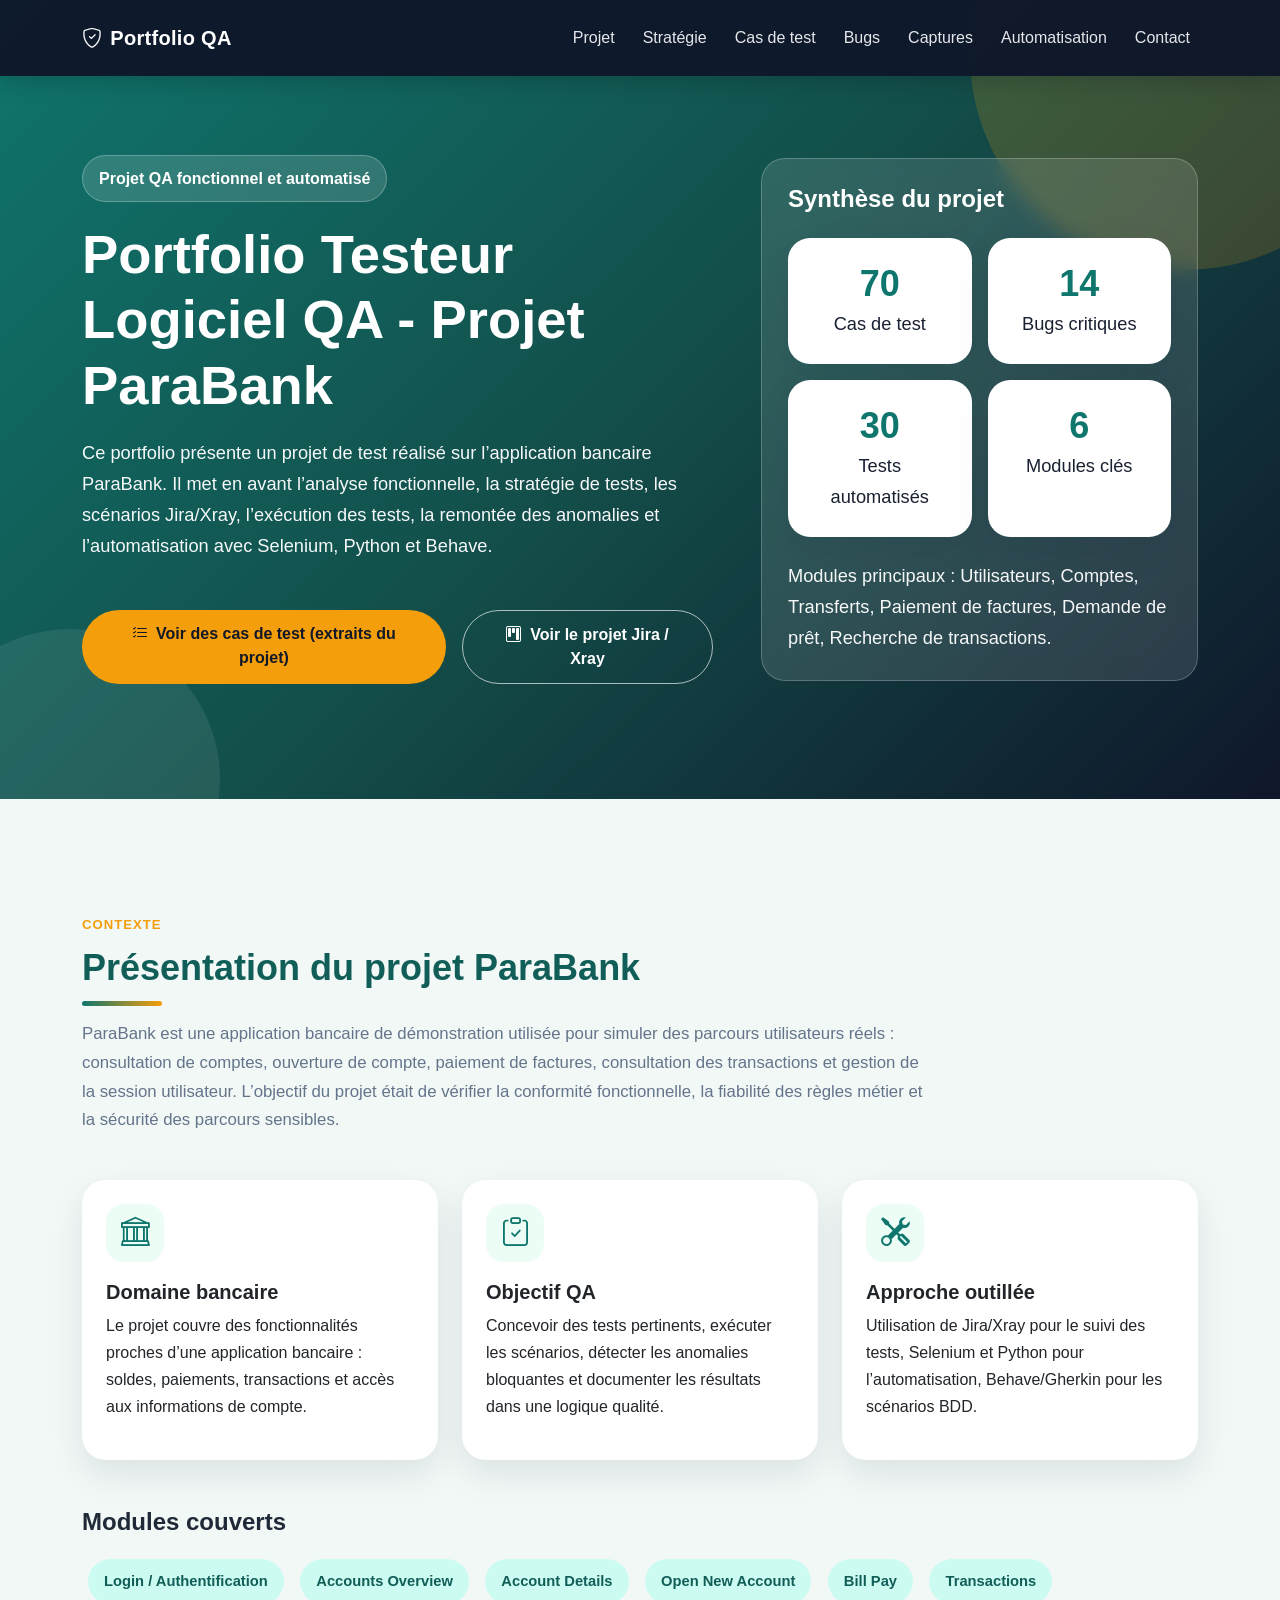
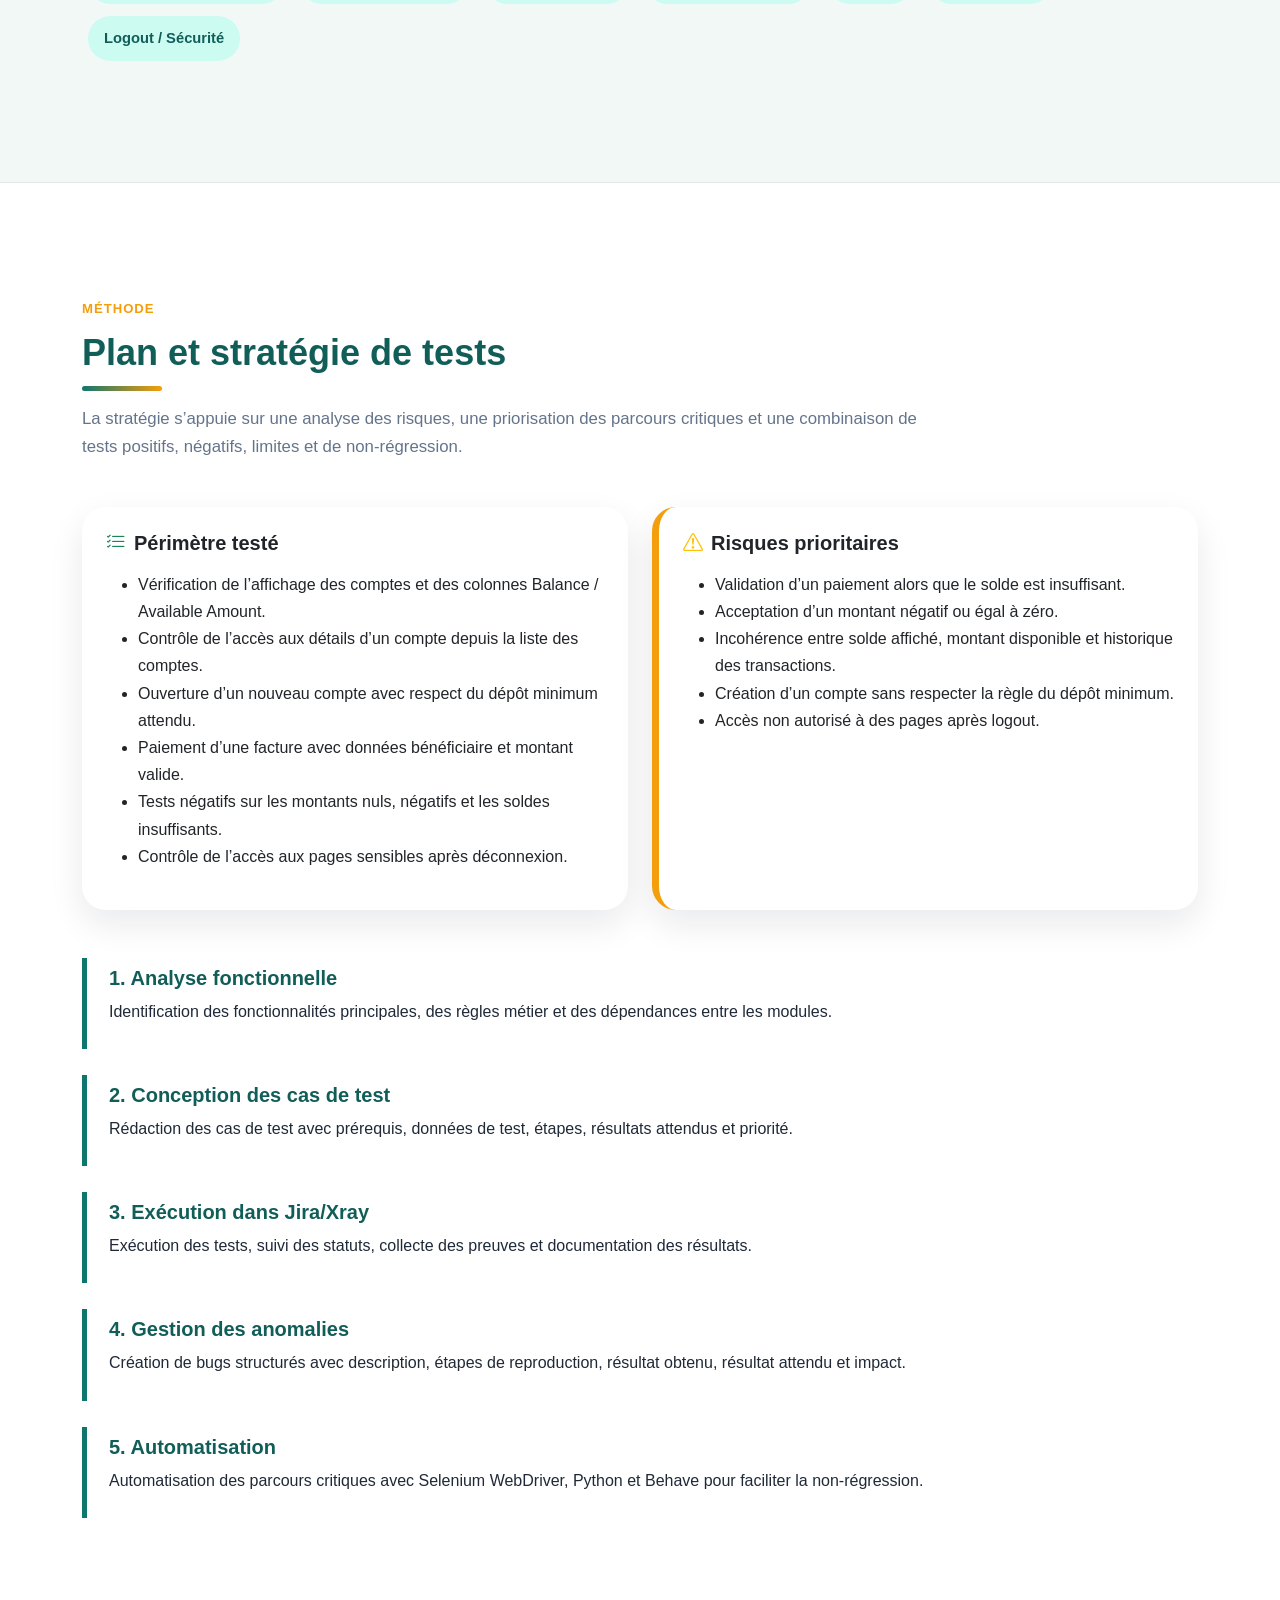
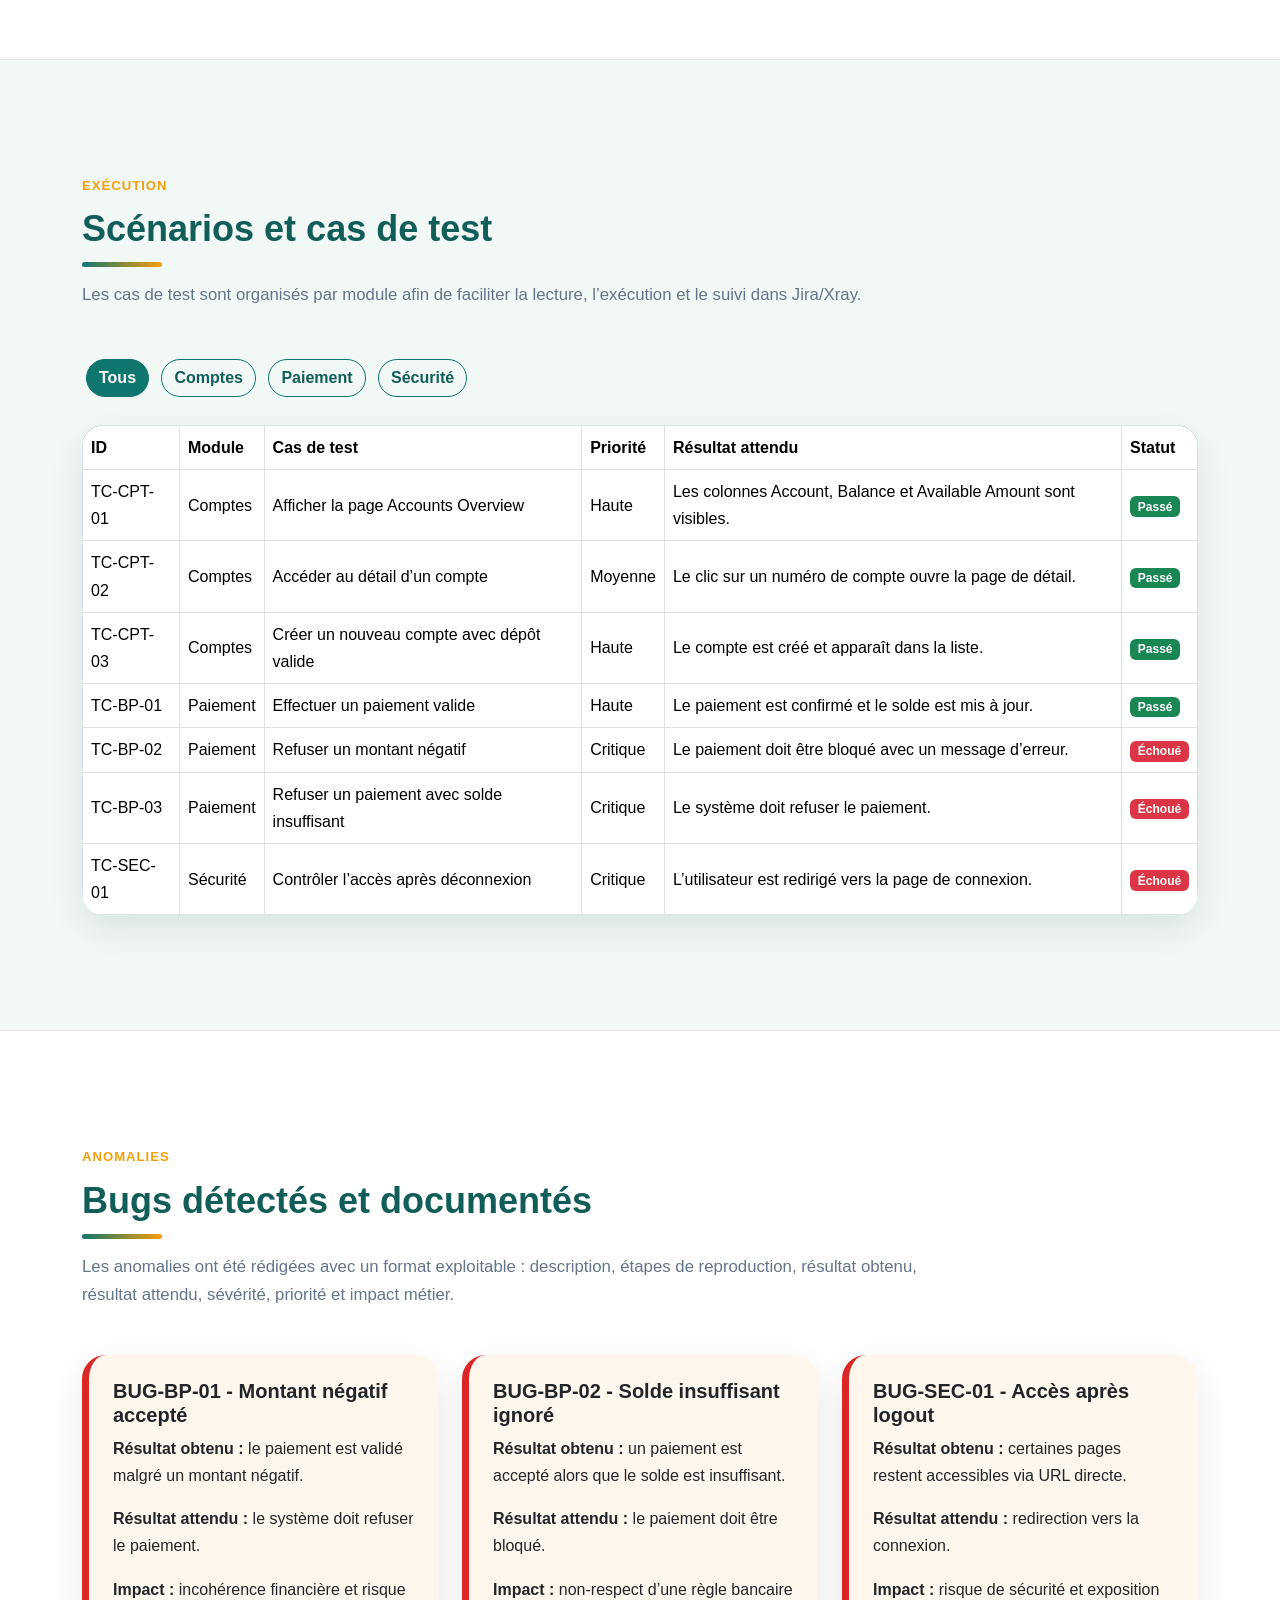
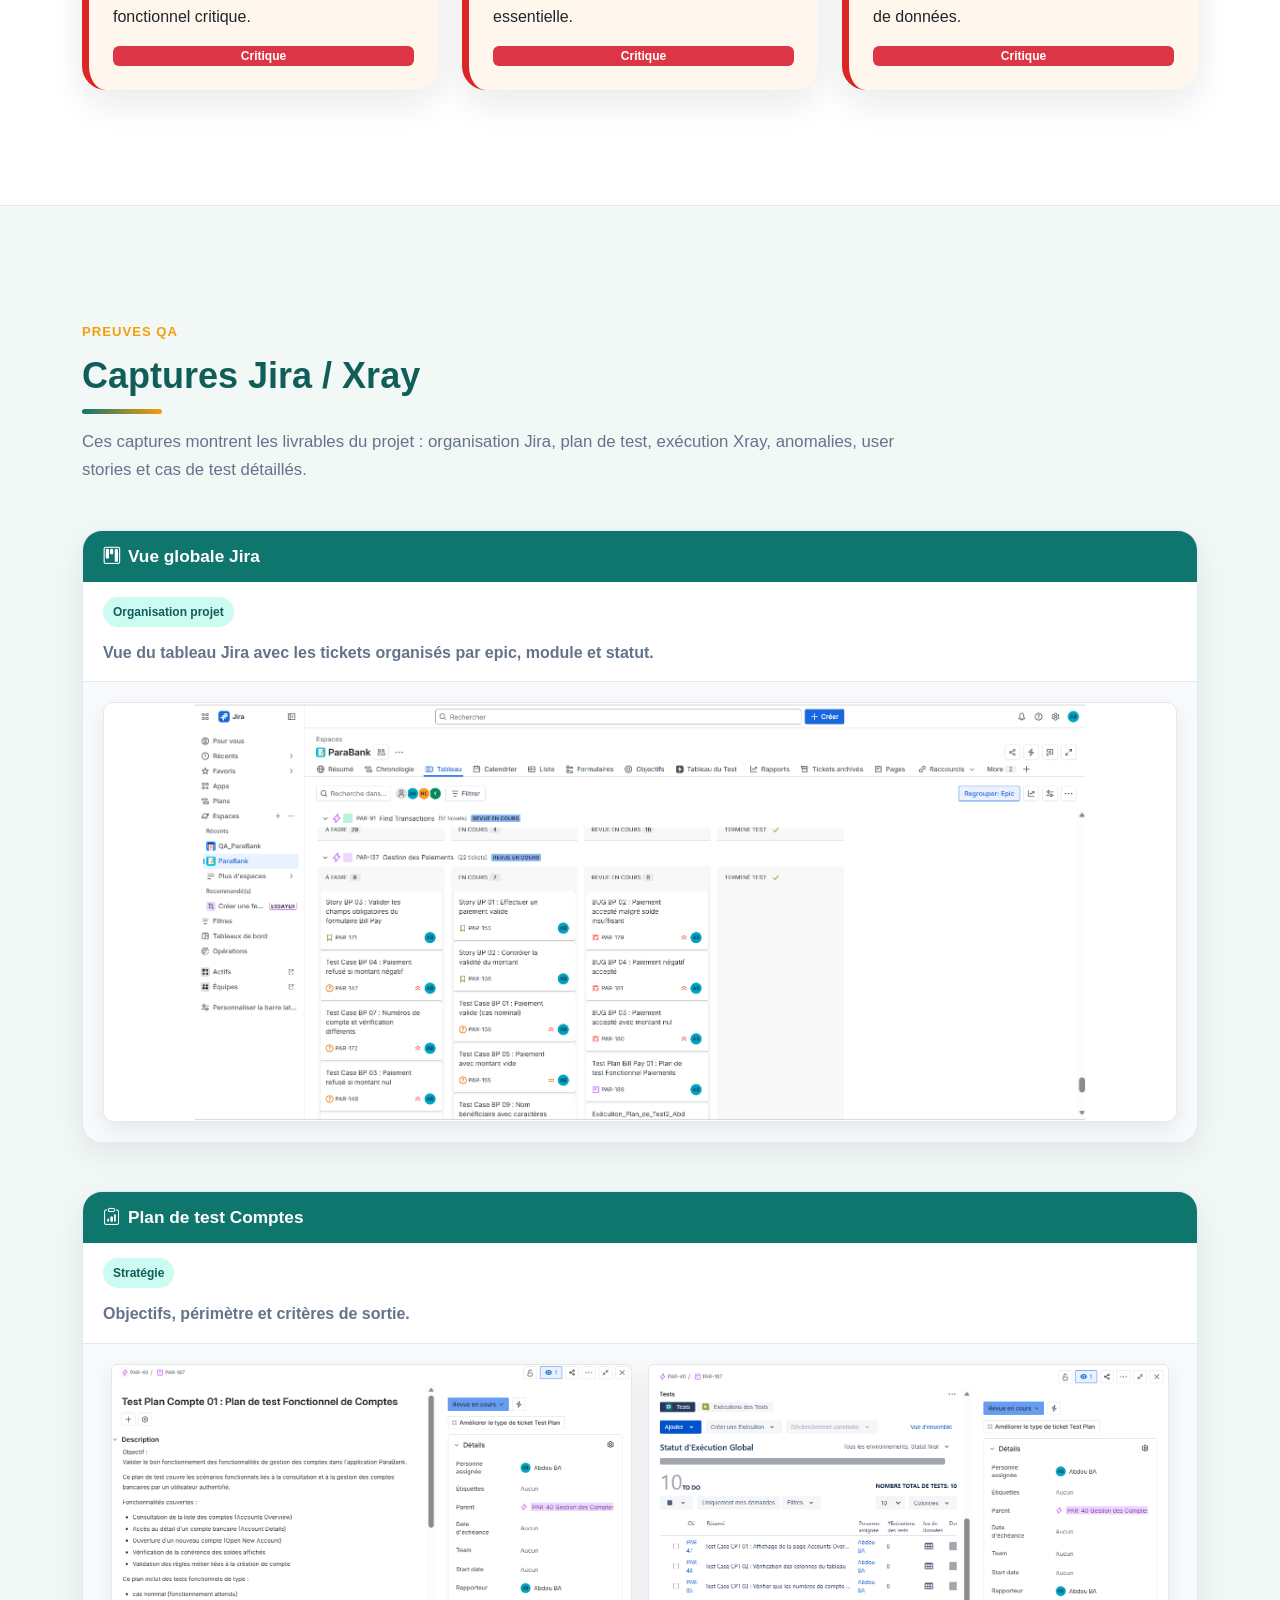
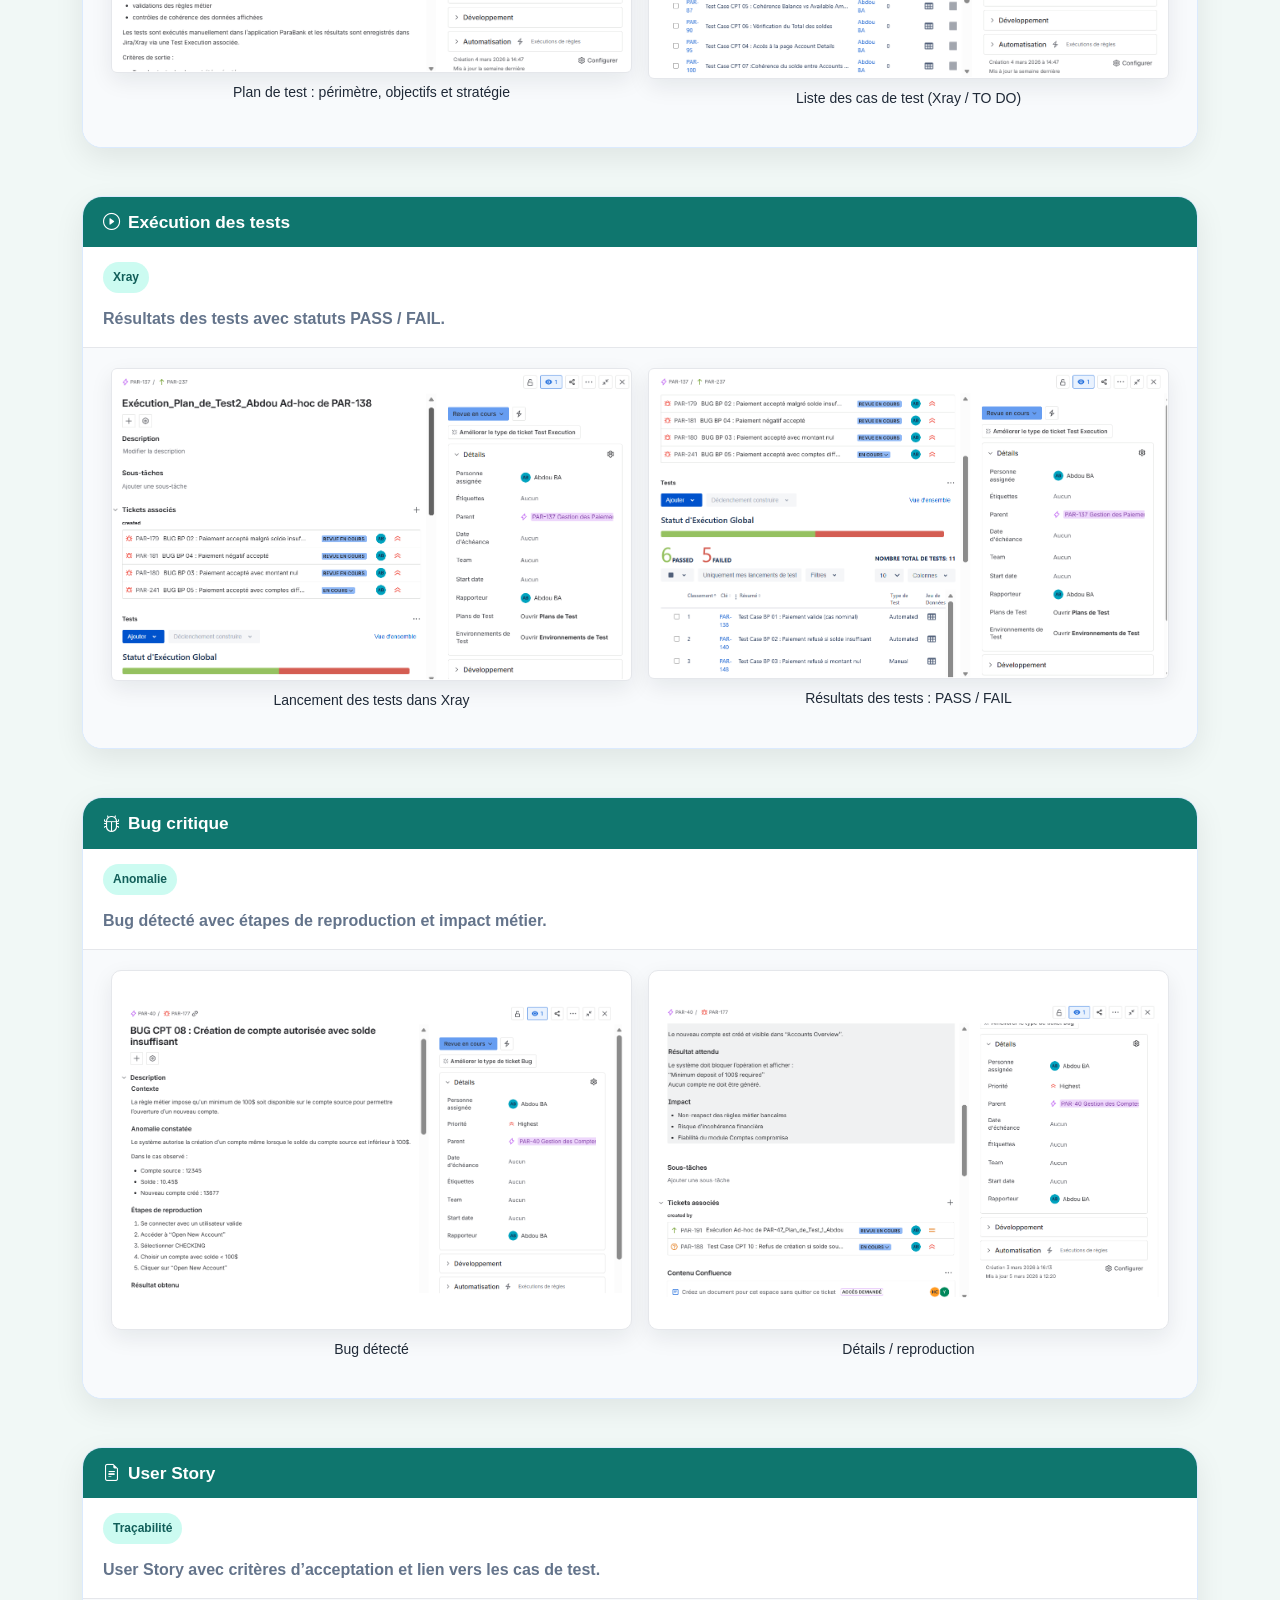
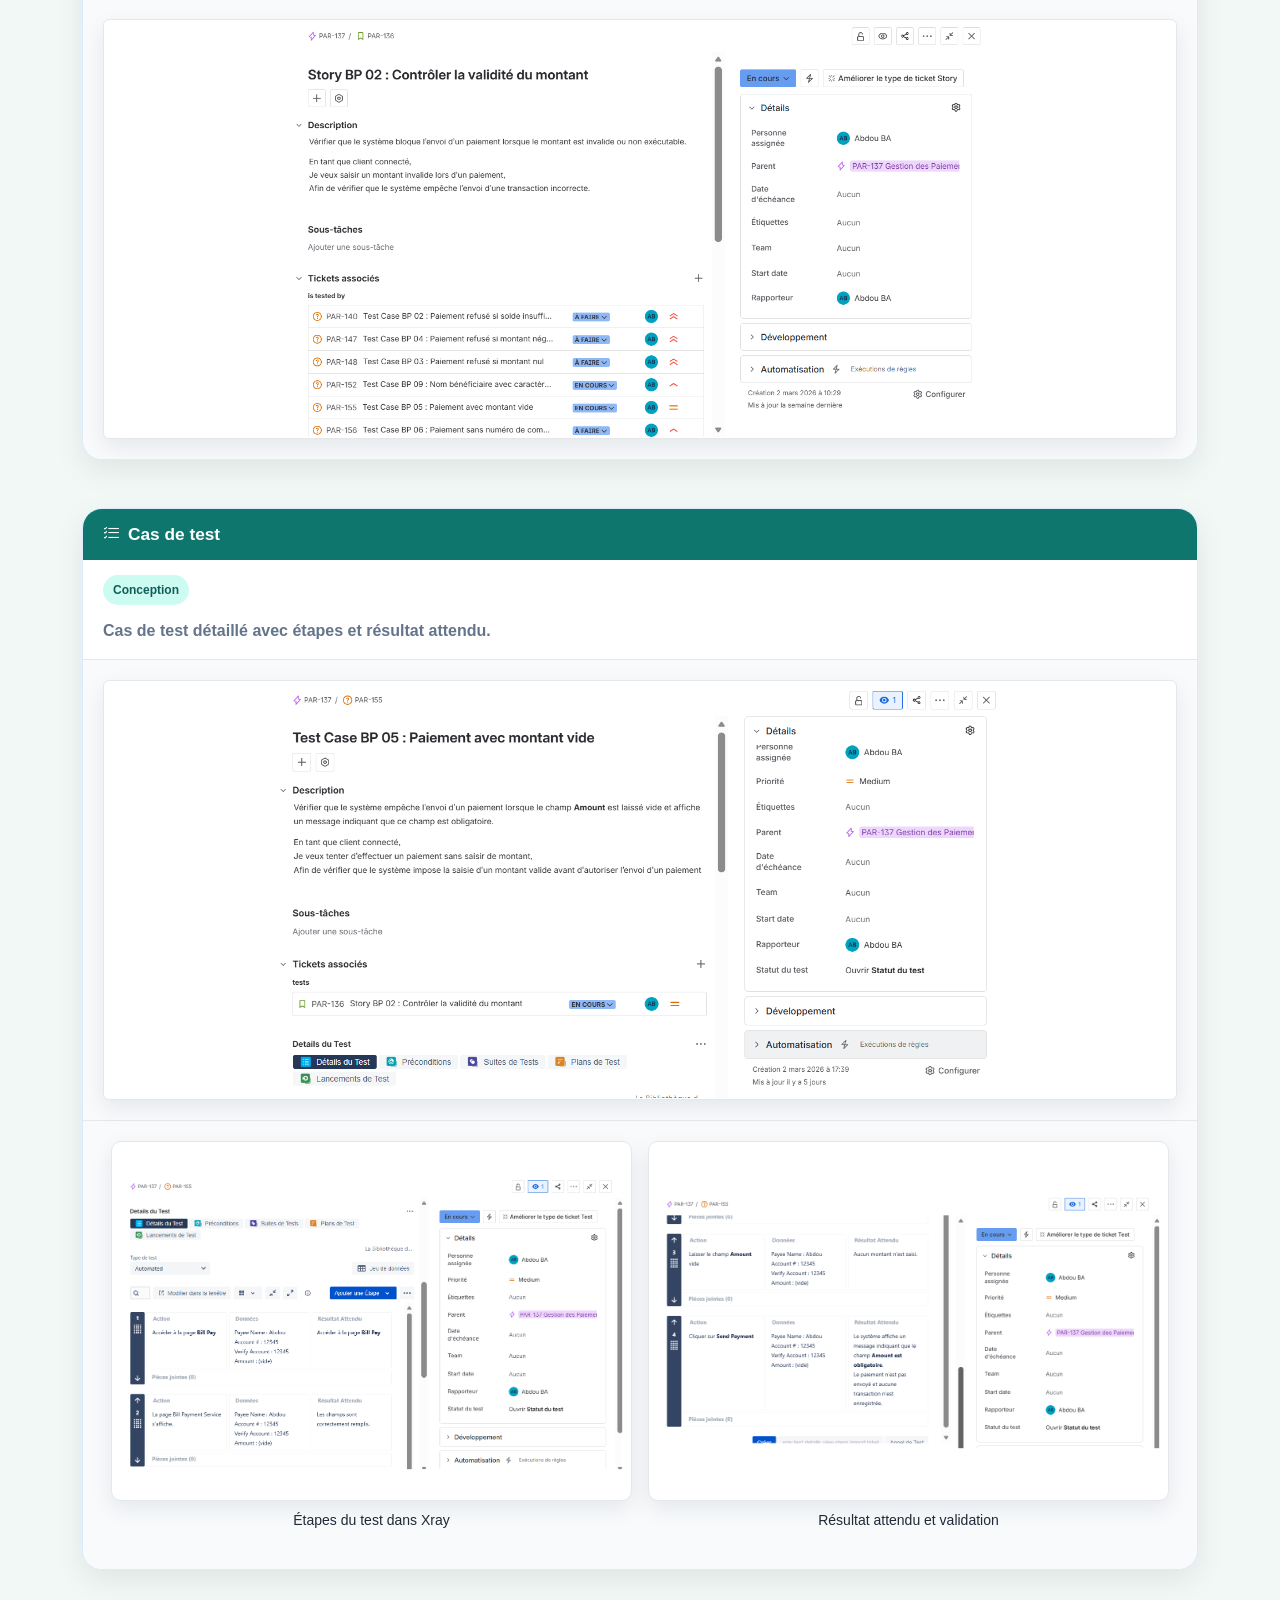
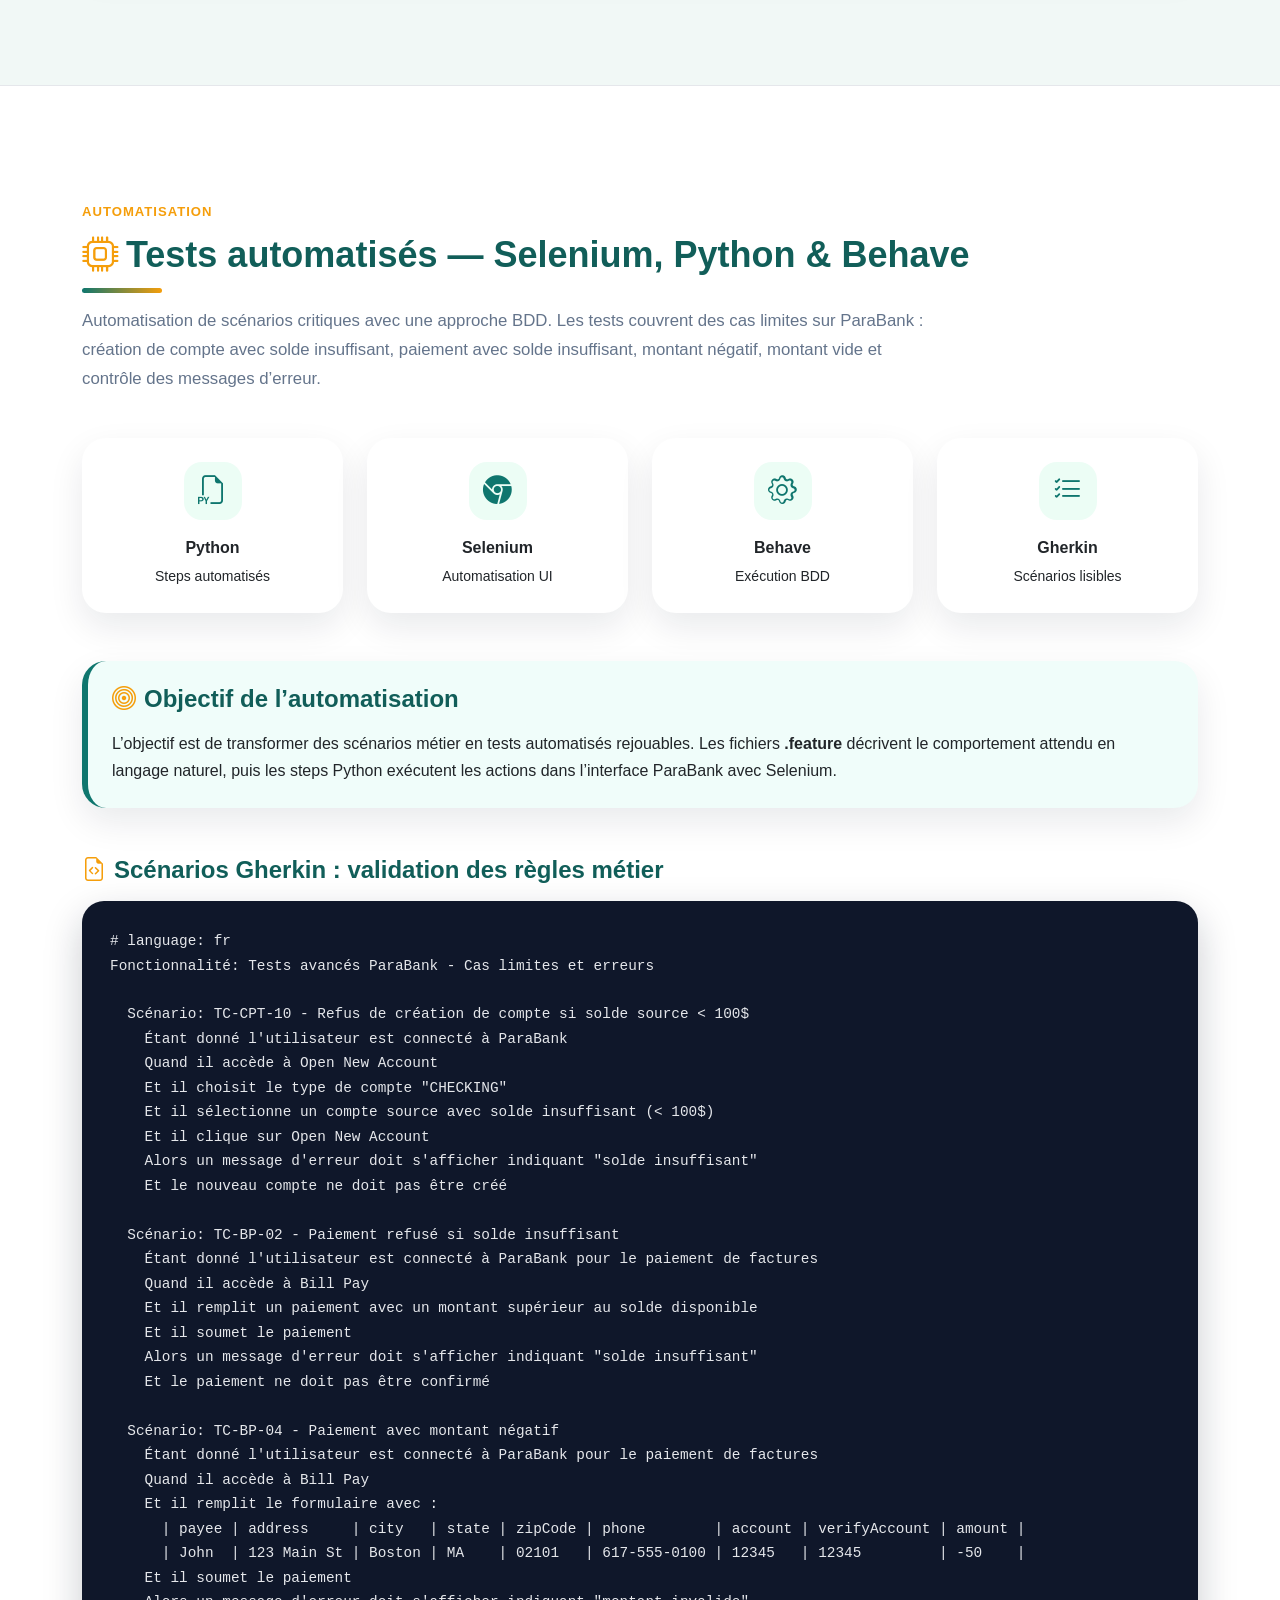
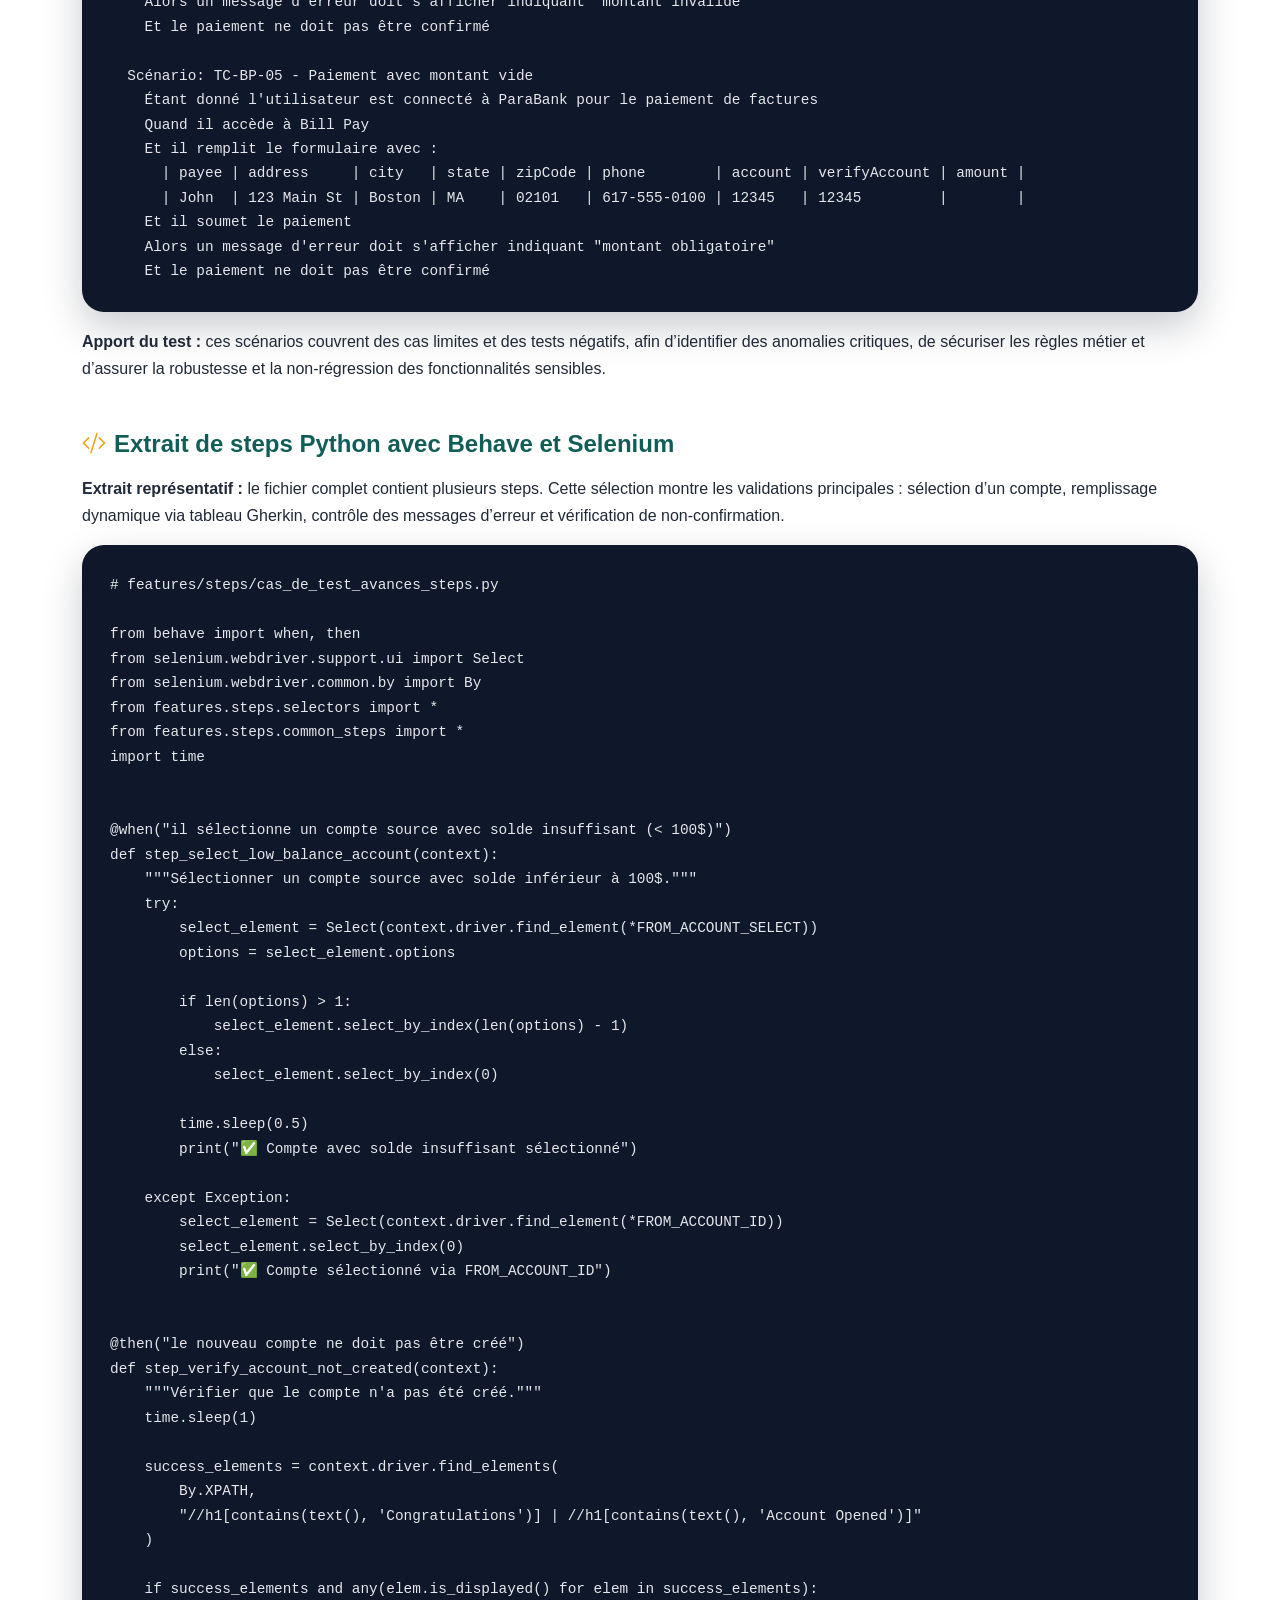
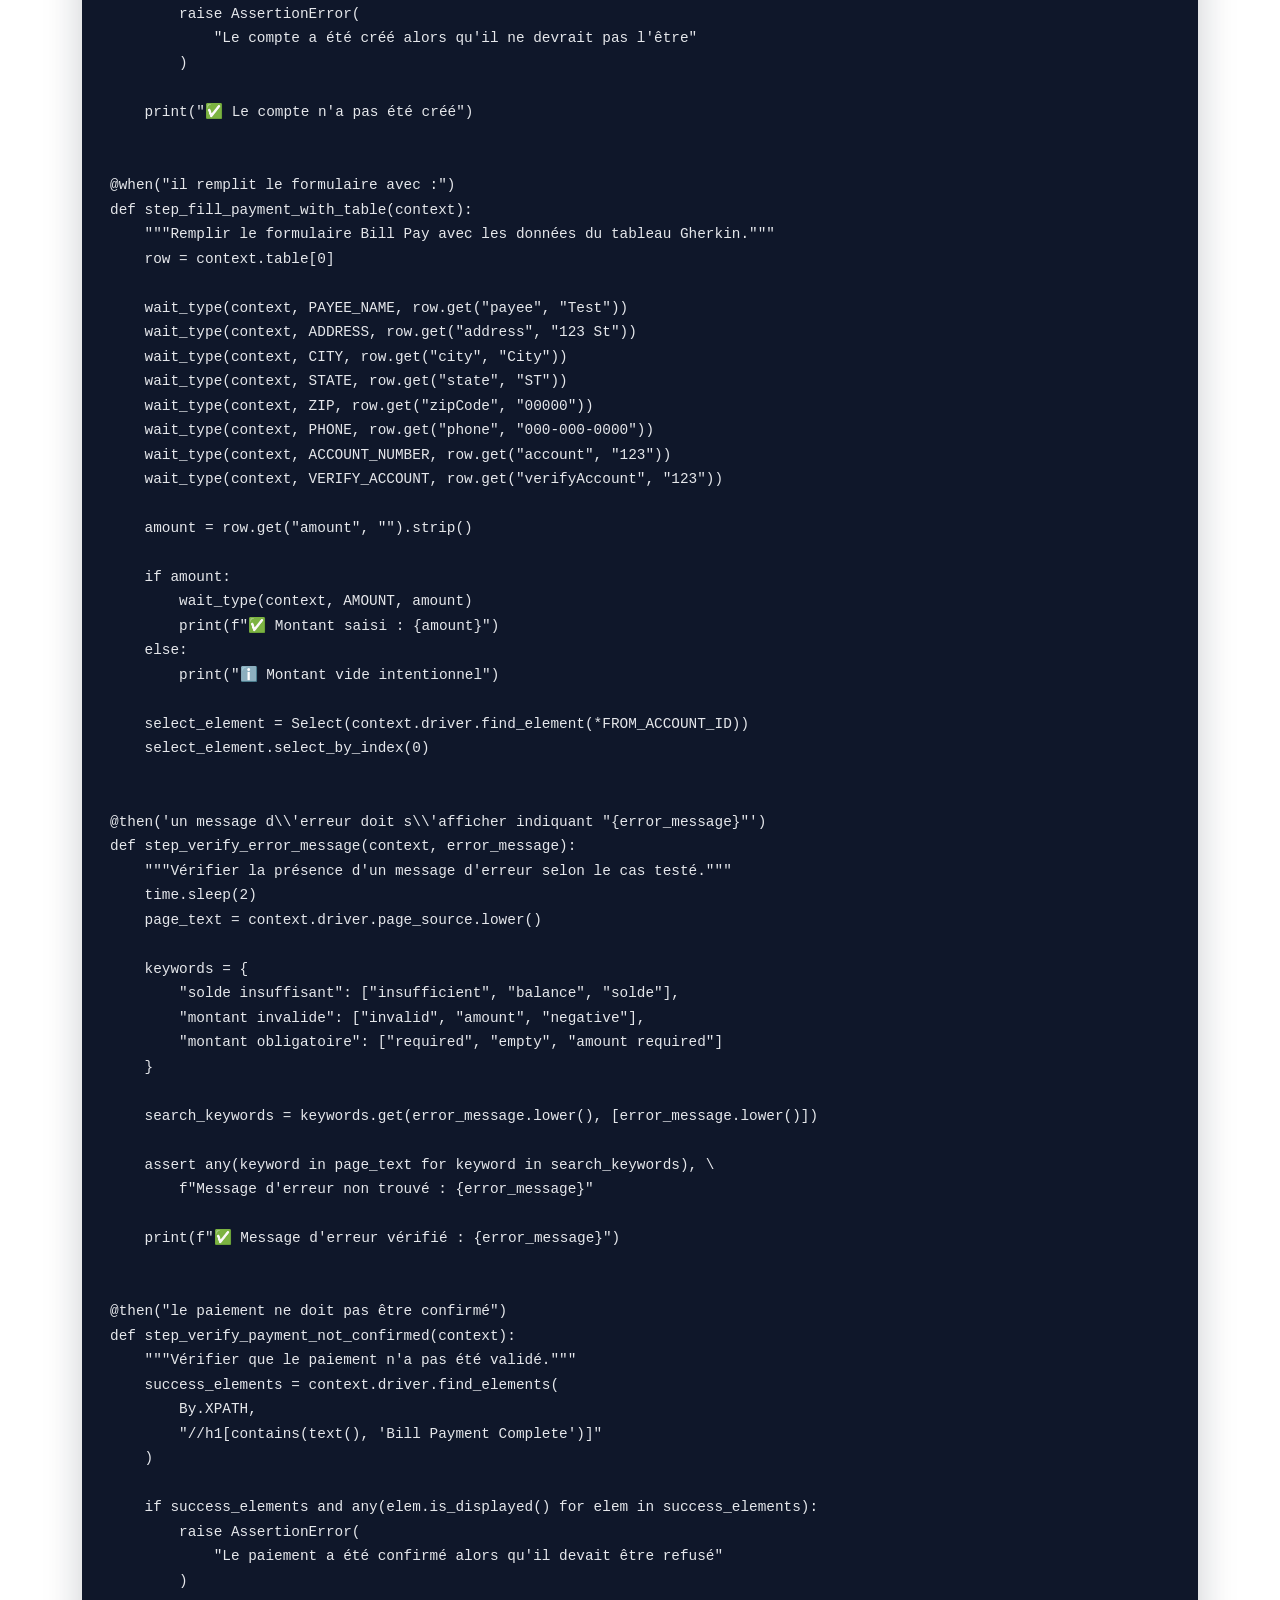
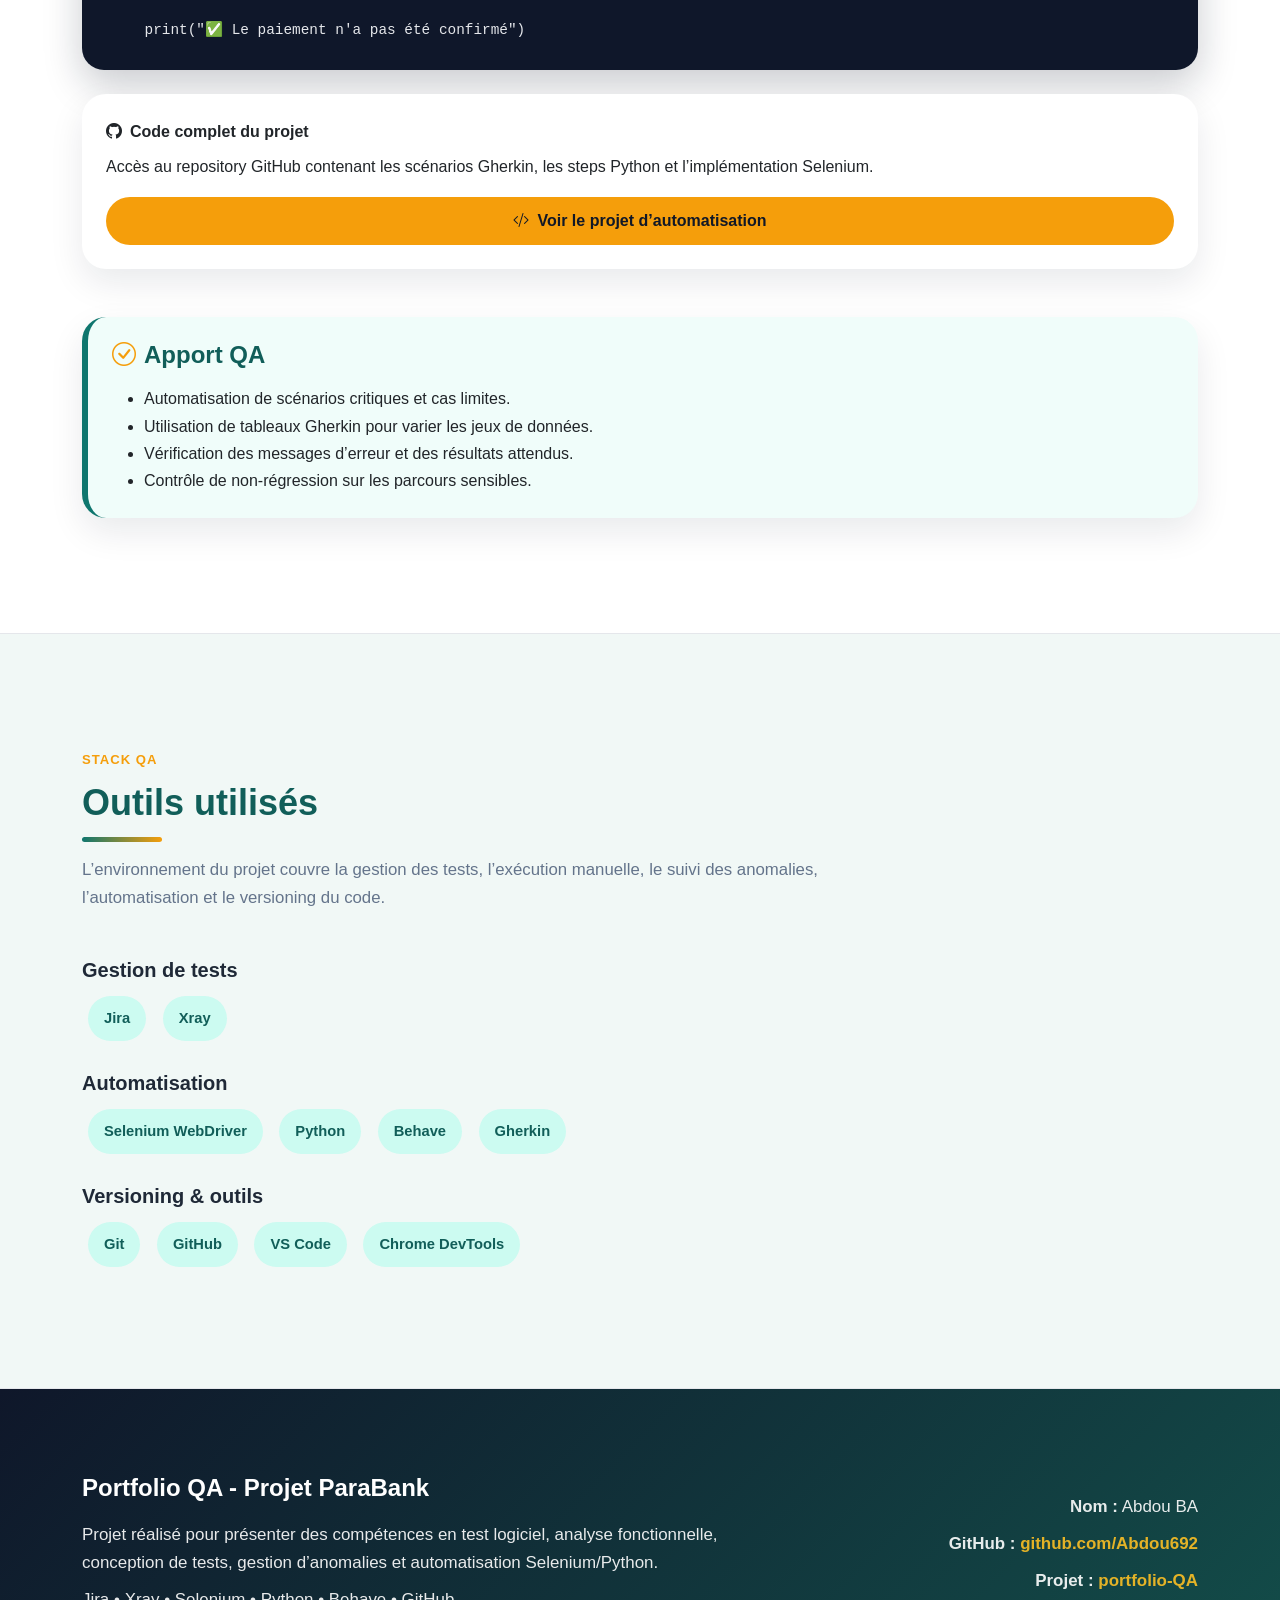
<file: index2.html>
<!DOCTYPE html>
<html lang="fr">
<head>
  <meta charset="UTF-8" />
  <meta name="viewport" content="width=device-width, initial-scale=1.0" />
  <title>Portfolio QA - Projet ParaBank</title>

  <!-- Bootstrap CSS -->
  <link href="https://cdn.jsdelivr.net/npm/bootstrap@5.3.3/dist/css/bootstrap.min.css" rel="stylesheet" />

  <!-- Bootstrap Icons -->
  <link href="https://cdn.jsdelivr.net/npm/bootstrap-icons@1.11.3/font/bootstrap-icons.css" rel="stylesheet" />

  <style>
    :root {
      --primary: #0f766e;
      --primary-dark: #115e59;
      --secondary: #f59e0b;
      --dark: #0f172a;
      --text: #1f2937;
      --muted: #64748b;
      --bg-light: #f8fafc;
      --bg-soft: #ecfdf5;
      --card-shadow: 0 14px 35px rgba(15, 23, 42, 0.09);
    }

    html {
      scroll-behavior: smooth;
    }

    body {
      font-family: "Segoe UI", Arial, sans-serif;
      background: var(--bg-light);
      color: var(--text);
      line-height: 1.7;
    }

    .navbar {
      background: rgba(15, 23, 42, 0.96) !important;
      padding: 16px 0;
      box-shadow: 0 6px 22px rgba(0, 0, 0, 0.18);
    }

    .navbar-brand {
      font-size: 1.25rem;
      letter-spacing: 0.3px;
    }

    .nav-link {
      color: #e5e7eb !important;
      margin-left: 12px;
      font-weight: 500;
    }

    .nav-link:hover,
    .nav-link.active {
      color: var(--secondary) !important;
    }

    .hero {
      background: linear-gradient(135deg, #0f766e, #134e4a, #0f172a);
      color: white;
      padding: 155px 0 115px;
      position: relative;
      overflow: hidden;
    }

    .hero::before {
      content: "";
      position: absolute;
      width: 430px;
      height: 430px;
      background: rgba(245, 158, 11, 0.18);
      border-radius: 50%;
      top: -160px;
      right: -120px;
    }

    .hero::after {
      content: "";
      position: absolute;
      width: 300px;
      height: 300px;
      background: rgba(255, 255, 255, 0.08);
      border-radius: 50%;
      bottom: -130px;
      left: -80px;
    }

    .hero .container {
      position: relative;
      z-index: 2;
    }

    .hero-badge {
      display: inline-block;
      background: rgba(255, 255, 255, 0.14);
      color: #fff;
      border: 1px solid rgba(255, 255, 255, 0.25);
      padding: 9px 16px;
      border-radius: 999px;
      margin-bottom: 20px;
      font-weight: 600;
    }

    .hero h1 {
      font-size: 3.4rem;
      font-weight: 800;
      margin-bottom: 20px;
    }

    .hero p {
      font-size: 1.14rem;
      max-width: 880px;
      opacity: 0.96;
    }

    .hero-card {
      background: rgba(255, 255, 255, 0.12);
      border: 1px solid rgba(255, 255, 255, 0.22);
      border-radius: 24px;
      padding: 26px;
      backdrop-filter: blur(10px);
    }

    .btn-main {
      background: var(--secondary);
      color: #111827;
      border: none;
      border-radius: 999px;
      padding: 12px 25px;
      font-weight: 700;
    }

    .btn-main:hover {
      background: #fbbf24;
      color: #111827;
    }

    .btn-outline-main {
      border: 1px solid rgba(255, 255, 255, 0.65);
      color: white;
      border-radius: 999px;
      padding: 12px 25px;
      font-weight: 700;
    }

    .btn-outline-main:hover {
      background: white;
      color: var(--primary-dark);
    }

    section {
      padding: 115px 0;
      border-bottom: 1px solid #e5e7eb;
    }

    section:nth-of-type(even) {
      background: #ffffff;
    }

    section:nth-of-type(odd) {
      background: #f1f8f6;
    }

    .section-kicker {
      color: var(--secondary);
      font-weight: 800;
      letter-spacing: 1px;
      text-transform: uppercase;
      font-size: 0.82rem;
      margin-bottom: 10px;
    }

    .section-title {
      color: var(--primary-dark);
      font-size: 2.25rem;
      font-weight: 800;
      margin-bottom: 14px;
    }

    .section-title::after {
      content: "";
      display: block;
      width: 80px;
      height: 5px;
      background: linear-gradient(90deg, var(--primary), var(--secondary));
      margin-top: 12px;
      border-radius: 999px;
    }

    .section-subtitle {
      color: var(--muted);
      font-size: 1.05rem;
      max-width: 850px;
      margin-bottom: 45px;
    }

    .card-custom {
      border: none;
      border-radius: 24px;
      background: white;
      box-shadow: var(--card-shadow);
      transition: 0.28s ease;
      height: 100%;
    }

    .card-custom:hover {
      transform: translateY(-7px);
      box-shadow: 0 22px 48px rgba(15, 23, 42, 0.14);
    }

    .icon-box {
      width: 58px;
      height: 58px;
      border-radius: 18px;
      background: var(--bg-soft);
      color: var(--primary);
      display: flex;
      align-items: center;
      justify-content: center;
      font-size: 1.8rem;
      margin-bottom: 18px;
    }

    .stat-card {
      background: white;
      color: var(--dark);
      border-radius: 22px;
      padding: 24px;
      box-shadow: var(--card-shadow);
      height: 100%;
    }

    .stat-card h3 {
      color: var(--primary);
      font-size: 2.25rem;
      font-weight: 800;
      margin-bottom: 4px;
    }

    .badge-tech {
      background: #ccfbf1;
      color: #115e59;
      padding: 10px 16px;
      border-radius: 999px;
      margin: 6px;
      display: inline-block;
      font-weight: 700;
      font-size: 0.92rem;
    }

    .timeline-item {
      border-left: 5px solid var(--primary);
      padding: 8px 0 8px 22px;
      margin-bottom: 26px;
    }

    .timeline-item h5 {
      color: var(--primary-dark);
      font-weight: 800;
    }

    .table-wrapper {
      border-radius: 22px;
      overflow: hidden;
      box-shadow: var(--card-shadow);
      background: white;
    }

    .table {
      margin-bottom: 0;
    }

    .table thead {
      background: var(--primary-dark);
      color: white;
    }

    .filter-btn {
      border-radius: 999px;
      margin: 4px;
      font-weight: 700;
      border-color: var(--primary);
      color: var(--primary-dark);
    }

    .filter-btn.active,
    .filter-btn:hover {
      background: var(--primary);
      color: white;
      border-color: var(--primary);
    }

    .bug-card {
      border-left: 7px solid #dc2626;
      background: #fff7ed;
    }

    .risk-card {
      border-left: 7px solid var(--secondary);
    }

    .screenshot-box {
      background: white;
      border: 2px dashed #99f6e4;
      border-radius: 24px;
      padding: 48px 25px;
      min-height: 230px;
      text-align: center;
      color: var(--muted);
      box-shadow: 0 10px 25px rgba(15, 23, 42, 0.05);
      transition: 0.25s ease;
    }

    .screenshot-box:hover {
      border-color: var(--primary);
      transform: scale(1.015);
    }

    .screenshot-box i {
      color: var(--primary);
    }

    .capture-card {
      background: white;
      border-radius: 26px;
      overflow: hidden;
      box-shadow: var(--card-shadow);
      border: 1px solid #dbeafe;
      transition: 0.28s ease;
      height: 100%;
    }

    .capture-card:hover {
      transform: translateY(-7px);
      box-shadow: 0 22px 48px rgba(15, 23, 42, 0.14);
    }

    .capture-header {
      background: linear-gradient(135deg, var(--primary), var(--primary-dark));
      color: white;
      padding: 18px 22px;
    }

    .capture-header h5 {
      margin: 0;
      font-weight: 800;
      font-size: 1.08rem;
    }

    .capture-image-wrapper {
      background: #f8fafc;
      padding: 20px;
      display: flex;
      align-items: center;
      justify-content: center;
      border-top: 1px solid #e5e7eb;
    }

    .capture-image-wrapper img {
      width: 100%;
      height: auto;
      max-height: 600px;
      object-fit: contain;
      background: white;
      border-radius: 18px;
      border: 1px solid #e2e8f0;
      box-shadow: 0 8px 22px rgba(15, 23, 42, 0.08);
    }

    .capture-body {
      padding: 22px;
    }

    .capture-body p {
      color: var(--muted);
      margin-bottom: 0;
    }

    .capture-tag {
      display: inline-block;
      background: #ccfbf1;
      color: var(--primary-dark);
      padding: 6px 12px;
      border-radius: 999px;
      font-weight: 800;
      font-size: 0.78rem;
      margin-bottom: 12px;
    }


    .capture-card {
  background: white;
  border-radius: 20px;
  box-shadow: 0 10px 30px rgba(0,0,0,0.08);
  overflow: hidden;
}

.capture-header {
  background: #0f766e;
  color: white;
  padding: 15px 20px;
}

.capture-body {
  padding: 15px 20px;
}

.capture-tag {
  background: #ccfbf1;
  color: #115e59;
  padding: 5px 10px;
  border-radius: 20px;
  font-size: 12px;
  font-weight: bold;
}

.capture-image-wrapper {
  padding: 20px;
  display: flex;
  justify-content: center;
}


.capture-duo img {
  width: 100%;
  height: 360px;
  object-fit: contain;
  background: #ffffff;
  border: 1px solid #e5e7eb;
  border-radius: 12px;
  padding: 8px;
}

.capture-image-wrapper img {
  width: 100%;
  max-height: 420px;
  object-fit: contain;
  border-radius: 10px;
  border: 1px solid #e5e7eb;
}

    pre {
      background: #0f172a;
      color: #e5e7eb;
      padding: 28px;
      border-radius: 22px;
      box-shadow: 0 15px 38px rgba(15, 23, 42, 0.22);
      overflow-x: auto;
      font-size: 0.9rem;
    }

    code {
      color: #67e8f9;
    }
  
    .automation-title {
  color: var(--primary-dark);
}

.automation-title i {
  color: var(--secondary);
}

.automation-subtitle-strong {
  color: var(--primary-dark);
}

.automation-subtitle-strong i {
  color: var(--secondary);
}

.code-title {
  color: var(--primary-dark);
}

.code-title i {
  color: var(--secondary);
}

.highlight-card {
  border-left: 6px solid var(--primary);
  background: #f0fdfa;
}

.highlight-card i {
  color: var(--secondary);
}

.icon-box i {
  color: var(--primary);
}

    .footer {
      background: linear-gradient(135deg, #0f172a, #134e4a);
      color: white;
      padding: 85px 0;
      font-size: 1.06rem;
    }

    .footer h4 {
      font-weight: 800;
      margin-bottom: 18px;
    }

    .footer p {
      opacity: 0.9;
      margin-bottom: 8px;
    }

    .footer a {
      color: #fbbf24;
      text-decoration: none;
      font-weight: 700;
    }

    .footer a:hover {
      color: white;
    }

    @media (max-width: 991px) {
      .hero {
        padding: 135px 0 90px;
      }

      .hero h1 {
        font-size: 2.45rem;
      }

      .hero-card {
        margin-top: 35px;
      }

      section {
        padding: 85px 0;
      }

      .nav-link {
        margin-left: 0;
        padding: 10px 0;
      }
    }

    @media (max-width: 576px) {
      .hero h1 {
        font-size: 2.05rem;
      }

      .section-title {
        font-size: 1.8rem;
      }

      .hero p,
      .section-subtitle {
        font-size: 1rem;
      }
    }
  </style>
</head>
<body>

  <!-- NAVBAR -->
  <nav class="navbar navbar-expand-lg navbar-dark fixed-top">
    <div class="container">
      <a class="navbar-brand fw-bold" href="#home">
        <i class="bi bi-shield-check me-2"></i>Portfolio QA
      </a>

      <button class="navbar-toggler" type="button" data-bs-toggle="collapse" data-bs-target="#navbarNav" aria-controls="navbarNav" aria-expanded="false" aria-label="Ouvrir le menu">
        <span class="navbar-toggler-icon"></span>
      </button>

      <div class="collapse navbar-collapse" id="navbarNav">
        <ul class="navbar-nav ms-auto">
          <li class="nav-item"><a class="nav-link" href="#projet">Projet</a></li>
          <li class="nav-item"><a class="nav-link" href="#strategie">Stratégie</a></li>
          <li class="nav-item"><a class="nav-link" href="#tests">Cas de test</a></li>
          <li class="nav-item"><a class="nav-link" href="#bugs">Bugs</a></li>
          <li class="nav-item"><a class="nav-link" href="#captures">Captures</a></li>
          <li class="nav-item"><a class="nav-link" href="#automation">Automatisation</a></li>
          <li class="nav-item"><a class="nav-link" href="#contact">Contact</a></li>
        </ul>
      </div>
    </div>
  </nav>

  <!-- HERO -->
  <header id="home" class="hero">
    <div class="container">
      <div class="row align-items-center g-5">
        <div class="col-lg-7">
          <span class="hero-badge">Projet QA fonctionnel et automatisé</span>
          <h1>Portfolio Testeur Logiciel QA - Projet ParaBank</h1>
          <p>
            Ce portfolio présente un projet de test réalisé sur l’application bancaire ParaBank.
            Il met en avant l’analyse fonctionnelle, la stratégie de tests, les scénarios Jira/Xray,
            l’exécution des tests, la remontée des anomalies et l’automatisation avec Selenium, Python et Behave.
          </p>
         <div class="mt-4 d-flex flex-wrap gap-3">

             <!-- bouton principal -->
         <div class="mt-4 d-flex flex-column flex-md-row gap-3">

  <a href="#tests" class="btn btn-main">
    <i class="bi bi-list-check me-2"></i>Voir des cas de test (extraits du projet)
  </a>

  <a href="#captures" class="btn btn-outline-main">
    <i class="bi bi-kanban me-2"></i>Voir le projet Jira / Xray
  </a>

</div>

   </div>

        </div>

        <div class="col-lg-5">
  <div class="hero-card">
    <h4 class="fw-bold mb-4">Synthèse du projet</h4>
    <div class="row g-3">
      
      <div class="col-6">
        <div class="stat-card text-center">
          <h3>70</h3>
          <p class="mb-0">Cas de test</p>
        </div>
      </div>

      <div class="col-6">
        <div class="stat-card text-center">
          <h3>14</h3>
          <p class="mb-0">Bugs critiques</p>
        </div>
      </div>

      <div class="col-6">
        <div class="stat-card text-center">
          <h3>30</h3>
          <p class="mb-0">Tests automatisés</p>
        </div>
      </div>

      <div class="col-6">
        <div class="stat-card text-center">
          <h3>6</h3>
          <p class="mb-0">Modules clés</p>
        </div>
      </div>

    </div>

    <p class="mt-4 mb-0">
      Modules principaux : Utilisateurs, Comptes, Transferts, Paiement de factures, Demande de prêt, Recherche de transactions.
    </p>

  </div>
</div>
  </header>

  <!-- PROJET -->
  <section id="projet">
    <div class="container">
      <p class="section-kicker">Contexte</p>
      <h2 class="section-title">Présentation du projet ParaBank</h2>
      <p class="section-subtitle">
        ParaBank est une application bancaire de démonstration utilisée pour simuler des parcours utilisateurs réels :
        consultation de comptes, ouverture de compte, paiement de factures, consultation des transactions et gestion de la session utilisateur.
        L’objectif du projet était de vérifier la conformité fonctionnelle, la fiabilité des règles métier et la sécurité des parcours sensibles.
      </p>

      <div class="row g-4">
        <div class="col-md-4">
          <div class="card card-custom p-4">
            <div class="icon-box"><i class="bi bi-bank"></i></div>
            <h5 class="fw-bold">Domaine bancaire</h5>
            <p>
              Le projet couvre des fonctionnalités proches d’une application bancaire : soldes, paiements,
              transactions et accès aux informations de compte.
            </p>
          </div>
        </div>

        <div class="col-md-4">
          <div class="card card-custom p-4">
            <div class="icon-box"><i class="bi bi-clipboard-check"></i></div>
            <h5 class="fw-bold">Objectif QA</h5>
            <p>
              Concevoir des tests pertinents, exécuter les scénarios, détecter les anomalies bloquantes
              et documenter les résultats dans une logique qualité.
            </p>
          </div>
        </div>

        <div class="col-md-4">
          <div class="card card-custom p-4">
            <div class="icon-box"><i class="bi bi-tools"></i></div>
            <h5 class="fw-bold">Approche outillée</h5>
            <p>
              Utilisation de Jira/Xray pour le suivi des tests, Selenium et Python pour l’automatisation,
              Behave/Gherkin pour les scénarios BDD.
            </p>
          </div>
        </div>
      </div>

      <div class="mt-5">
  <h4 class="fw-bold mb-3">Modules couverts</h4>

  <span class="badge-tech">Login / Authentification</span>
  <span class="badge-tech">Accounts Overview</span>
  <span class="badge-tech">Account Details</span>
  <span class="badge-tech">Open New Account</span>
  <span class="badge-tech">Bill Pay</span>
  <span class="badge-tech">Transactions</span>
  <span class="badge-tech">Logout / Sécurité</span>

</div>
    </div>
  </section>

  <!-- STRATEGIE -->
  <section id="strategie">
    <div class="container">
      <p class="section-kicker">Méthode</p>
      <h2 class="section-title">Plan et stratégie de tests</h2>
      <p class="section-subtitle">
        La stratégie s’appuie sur une analyse des risques, une priorisation des parcours critiques
        et une combinaison de tests positifs, négatifs, limites et de non-régression.
      </p>

      <div class="row g-4">
        <div class="col-lg-6">
          <div class="card card-custom p-4">
            <h5 class="fw-bold mb-3"><i class="bi bi-list-check text-success me-2"></i>Périmètre testé</h5>
            <ul>
              <li>Vérification de l’affichage des comptes et des colonnes Balance / Available Amount.</li>
              <li>Contrôle de l’accès aux détails d’un compte depuis la liste des comptes.</li>
              <li>Ouverture d’un nouveau compte avec respect du dépôt minimum attendu.</li>
              <li>Paiement d’une facture avec données bénéficiaire et montant valide.</li>
              <li>Tests négatifs sur les montants nuls, négatifs et les soldes insuffisants.</li>
              <li>Contrôle de l’accès aux pages sensibles après déconnexion.</li>
            </ul>
          </div>
        </div>

        <div class="col-lg-6">
          <div class="card card-custom risk-card p-4">
            <h5 class="fw-bold mb-3"><i class="bi bi-exclamation-triangle text-warning me-2"></i>Risques prioritaires</h5>
            <ul>
              <li>Validation d’un paiement alors que le solde est insuffisant.</li>
              <li>Acceptation d’un montant négatif ou égal à zéro.</li>
              <li>Incohérence entre solde affiché, montant disponible et historique des transactions.</li>
              <li>Création d’un compte sans respecter la règle du dépôt minimum.</li>
              <li>Accès non autorisé à des pages après logout.</li>
            </ul>
          </div>
        </div>
      </div>

      <div class="mt-5">
        <div class="timeline-item">
          <h5>1. Analyse fonctionnelle</h5>
          <p>Identification des fonctionnalités principales, des règles métier et des dépendances entre les modules.</p>
        </div>
        <div class="timeline-item">
          <h5>2. Conception des cas de test</h5>
          <p>Rédaction des cas de test avec prérequis, données de test, étapes, résultats attendus et priorité.</p>
        </div>
        <div class="timeline-item">
          <h5>3. Exécution dans Jira/Xray</h5>
          <p>Exécution des tests, suivi des statuts, collecte des preuves et documentation des résultats.</p>
        </div>
        <div class="timeline-item">
          <h5>4. Gestion des anomalies</h5>
          <p>Création de bugs structurés avec description, étapes de reproduction, résultat obtenu, résultat attendu et impact.</p>
        </div>
        <div class="timeline-item">
          <h5>5. Automatisation</h5>
          <p>Automatisation des parcours critiques avec Selenium WebDriver, Python et Behave pour faciliter la non-régression.</p>
        </div>
      </div>
    </div>
  </section>

  <!-- TESTS -->
  <section id="tests">
    <div class="container">
      <p class="section-kicker">Exécution</p>
      <h2 class="section-title">Scénarios et cas de test</h2>
      <p class="section-subtitle">
        Les cas de test sont organisés par module afin de faciliter la lecture, l’exécution et le suivi dans Jira/Xray.
      </p>

      <div class="mb-4">
        <button class="btn btn-outline-success filter-btn active" data-filter="all">Tous</button>
        <button class="btn btn-outline-success filter-btn" data-filter="comptes">Comptes</button>
        <button class="btn btn-outline-success filter-btn" data-filter="paiement">Paiement</button>
        <button class="btn btn-outline-success filter-btn" data-filter="securite">Sécurité</button>
      </div>

      <div class="table-wrapper">
        <table class="table table-bordered align-middle">
          <thead>
            <tr>
              <th>ID</th>
              <th>Module</th>
              <th>Cas de test</th>
              <th>Priorité</th>
              <th>Résultat attendu</th>
              <th>Statut</th>
            </tr>
          </thead>
          <tbody>
            <tr class="test-row" data-category="comptes">
              <td>TC-CPT-01</td>
              <td>Comptes</td>
              <td>Afficher la page Accounts Overview</td>
              <td>Haute</td>
              <td>Les colonnes Account, Balance et Available Amount sont visibles.</td>
              <td><span class="badge bg-success">Passé</span></td>
            </tr>
            <tr class="test-row" data-category="comptes">
              <td>TC-CPT-02</td>
              <td>Comptes</td>
              <td>Accéder au détail d’un compte</td>
              <td>Moyenne</td>
              <td>Le clic sur un numéro de compte ouvre la page de détail.</td>
              <td><span class="badge bg-success">Passé</span></td>
            </tr>
            <tr class="test-row" data-category="comptes">
              <td>TC-CPT-03</td>
              <td>Comptes</td>
              <td>Créer un nouveau compte avec dépôt valide</td>
              <td>Haute</td>
              <td>Le compte est créé et apparaît dans la liste.</td>
              <td><span class="badge bg-success">Passé</span></td>
            </tr>
            <tr class="test-row" data-category="paiement">
              <td>TC-BP-01</td>
              <td>Paiement</td>
              <td>Effectuer un paiement valide</td>
              <td>Haute</td>
              <td>Le paiement est confirmé et le solde est mis à jour.</td>
              <td><span class="badge bg-success">Passé</span></td>
            </tr>
            <tr class="test-row" data-category="paiement">
              <td>TC-BP-02</td>
              <td>Paiement</td>
              <td>Refuser un montant négatif</td>
              <td>Critique</td>
              <td>Le paiement doit être bloqué avec un message d’erreur.</td>
              <td><span class="badge bg-danger">Échoué</span></td>
            </tr>
            <tr class="test-row" data-category="paiement">
              <td>TC-BP-03</td>
              <td>Paiement</td>
              <td>Refuser un paiement avec solde insuffisant</td>
              <td>Critique</td>
              <td>Le système doit refuser le paiement.</td>
              <td><span class="badge bg-danger">Échoué</span></td>
            </tr>
            <tr class="test-row" data-category="securite">
              <td>TC-SEC-01</td>
              <td>Sécurité</td>
              <td>Contrôler l’accès après déconnexion</td>
              <td>Critique</td>
              <td>L’utilisateur est redirigé vers la page de connexion.</td>
              <td><span class="badge bg-danger">Échoué</span></td>
            </tr>
          </tbody>
        </table>
      </div>
    </div>
  </section>

  <!-- BUGS -->
  <section id="bugs">
    <div class="container">
      <p class="section-kicker">Anomalies</p>
      <h2 class="section-title">Bugs détectés et documentés</h2>
      <p class="section-subtitle">
        Les anomalies ont été rédigées avec un format exploitable : description, étapes de reproduction,
        résultat obtenu, résultat attendu, sévérité, priorité et impact métier.
      </p>

      <div class="row g-4">
        <div class="col-lg-4">
          <div class="card card-custom bug-card p-4">
            <h5 class="fw-bold">BUG-BP-01 - Montant négatif accepté</h5>
            <p><strong>Résultat obtenu :</strong> le paiement est validé malgré un montant négatif.</p>
            <p><strong>Résultat attendu :</strong> le système doit refuser le paiement.</p>
            <p><strong>Impact :</strong> incohérence financière et risque fonctionnel critique.</p>
            <span class="badge bg-danger">Critique</span>
          </div>
        </div>

        <div class="col-lg-4">
          <div class="card card-custom bug-card p-4">
            <h5 class="fw-bold">BUG-BP-02 - Solde insuffisant ignoré</h5>
            <p><strong>Résultat obtenu :</strong> un paiement est accepté alors que le solde est insuffisant.</p>
            <p><strong>Résultat attendu :</strong> le paiement doit être bloqué.</p>
            <p><strong>Impact :</strong> non-respect d’une règle bancaire essentielle.</p>
            <span class="badge bg-danger">Critique</span>
          </div>
        </div>

        <div class="col-lg-4">
          <div class="card card-custom bug-card p-4">
            <h5 class="fw-bold">BUG-SEC-01 - Accès après logout</h5>
            <p><strong>Résultat obtenu :</strong> certaines pages restent accessibles via URL directe.</p>
            <p><strong>Résultat attendu :</strong> redirection vers la connexion.</p>
            <p><strong>Impact :</strong> risque de sécurité et exposition de données.</p>
            <span class="badge bg-danger">Critique</span>
          </div>
        </div>
      </div>
    </div>
  </section>


<!-- CAPTURES -->
<section id="captures">
  <div class="container">
    <p class="section-kicker">Preuves QA</p>
    <h2 class="section-title">Captures Jira / Xray</h2>
    <p class="section-subtitle">
      Ces captures montrent les livrables du projet : organisation Jira, plan de test,
      exécution Xray, anomalies, user stories et cas de test détaillés.
    </p>

    <div class="row g-5">

      <!-- 1 -->
      <div class="col-12">
        <div class="capture-card">
          <div class="capture-header">
            <h5><i class="bi bi-kanban me-2"></i>Vue globale Jira</h5>
          </div>
          <div class="capture-body">
            <span class="capture-tag">Organisation projet</span>
            <p><strong>Vue du tableau Jira avec les tickets organisés par epic, module et statut.</strong></p>
          </div>
          <div class="capture-image-wrapper">
            <img src="images/jira-board.png" alt="Board Jira">
          </div>
        </div>
      </div>

      <!-- 2 -->
<div class="col-12">
  <div class="capture-card">

    <div class="capture-header">
      <h5><i class="bi bi-clipboard-data me-2"></i>Plan de test Comptes</h5>
    </div>

    <div class="capture-body">
      <span class="capture-tag">Stratégie</span>
      <p><strong>Objectifs, périmètre et critères de sortie.</strong></p>
    </div>

    <div class="capture-image-wrapper">
      <div class="row g-3 w-100">

        <div class="col-md-6 text-center">
          <img src="images/test-plan-comptes.png"
               class="img-fluid rounded w-100"
               alt="Plan de test Comptes">

          <p class="small mt-2">
            Plan de test : périmètre, objectifs et stratégie
          </p>
        </div>

        <div class="col-md-6 text-center">
          <img src="images/Listetest-plan-comptes.png"
               class="img-fluid rounded w-100"
               alt="Liste tests Comptes">

          <p class="small mt-2">
            Liste des cas de test (Xray / TO DO)
          </p>
        </div>

      </div>
    </div>

  </div>
</div>

      <!-- 3 -->
<div class="col-12">
  <div class="capture-card">

    <div class="capture-header">
      <h5><i class="bi bi-play-circle me-2"></i>Exécution des tests</h5>
    </div>

    <div class="capture-body">
      <span class="capture-tag">Xray</span>
      <p><strong>Résultats des tests avec statuts PASS / FAIL.</strong></p>
    </div>

    <div class="capture-image-wrapper">
      <div class="row g-3 w-100">

        <div class="col-md-6 text-center">
          <img src="images/test-execution-paiements.png"
               class="img-fluid rounded w-100"
               alt="Exécution tests paiements">

          <p class="small mt-2">
            Lancement des tests dans Xray
          </p>
        </div>

        <div class="col-md-6 text-center">
          <img src="images/Satuttest-execution-paiements.png"
               class="img-fluid rounded w-100"
               alt="Résultat tests paiements">

          <p class="small mt-2">
            Résultats des tests : PASS / FAIL
          </p>
        </div>

      </div>
    </div>

  </div>
</div>

   <!-- 4 -->
<div class="col-12">
  <div class="capture-card">

    <div class="capture-header">
      <h5><i class="bi bi-bug me-2"></i>Bug critique</h5>
    </div>

    <div class="capture-body">
      <span class="capture-tag">Anomalie</span>
      <p><strong>Bug détecté avec étapes de reproduction et impact métier.</strong></p>
    </div>

    <div class="capture-image-wrapper">
      <div class="row g-3 w-100 capture-duo">

        <div class="col-md-6">
          <img src="images/bug-compte-solde-insuffisant.png"
               alt="Bug solde insuffisant">
          <p class="small text-center mt-2">Bug détecté</p>
        </div>

        <div class="col-md-6">
          <img src="images/Suitebug-compte-solde-insuffisant.png"
               alt="Suite bug solde insuffisant">
          <p class="small text-center mt-2">Détails / reproduction</p>
        </div>

      </div>
    </div>

  </div>
</div>

      <!-- 5 -->
<div class="col-12">
  <div class="capture-card">

    <div class="capture-header">
      <h5><i class="bi bi-file-earmark-text me-2"></i>User Story</h5>
    </div>

    <div class="capture-body">
      <span class="capture-tag">Traçabilité</span>
      <p><strong>User Story avec critères d’acceptation et lien vers les cas de test.</strong></p>
    </div>

    <div class="capture-image-wrapper text-center">
      <img src="images/story-paiement-validite-montant.png"
           class="img-fluid rounded"
           alt="User Story paiement">
    </div>

  </div>
</div>

      <!-- 6 -->
      <div class="col-12">
  <div class="capture-card">

    <div class="capture-header">
      <h5><i class="bi bi-list-check me-2"></i>Cas de test</h5>
    </div>

    <div class="capture-body">
      <span class="capture-tag">Conception</span>
      <p><strong>Cas de test détaillé avec étapes et résultat attendu.</strong></p>
    </div>

    <!-- IMAGE PRINCIPALE -->
    <div class="capture-image-wrapper">
      <img src="images/test-case-paiement-montant-vide.png"
           class="img-fluid rounded"
           alt="Cas de test">
    </div>

    <!-- LES 2 IMAGES BIEN ALIGNÉES -->
    <div class="capture-image-wrapper">
  <div class="row g-3 w-100 capture-duo">

    <div class="col-md-6">
      <img src="images/Suite-cas-de-tests-paiement.png"
           alt="Suite cas de test paiement">
           <p class="small mt-2 text-center">
            Étapes du test dans Xray
          </p>
      </div>

    <div class="col-md-6">
      <img src="images/Suitebis-cas-de-tests-paiement.png"
           alt="Suite bis cas de test paiement">
             <p class="small mt-2 text-center">
            Résultat attendu et validation
          </p>

    </div>
    

  </div>
</div>

      </div>
    </div>

  </div>
</div>

    </div>
  </div>
</section>

 <!-- AUTOMATION -->
<section id="automation">
  <div class="container">

    <p class="section-kicker">Automatisation</p>

    <h2 class="section-title automation-title">
      <i class="bi bi-cpu me-2"></i>Tests automatisés — Selenium, Python & Behave
    </h2>

    <p class="section-subtitle">
      Automatisation de scénarios critiques avec une approche BDD.
      Les tests couvrent des cas limites sur ParaBank : création de compte avec solde insuffisant,
      paiement avec solde insuffisant, montant négatif, montant vide et contrôle des messages d’erreur.
    </p>

    <div class="row g-4 mb-5">
      <div class="col-md-3">
        <div class="card card-custom text-center p-4">
          <div class="icon-box mx-auto"><i class="bi bi-filetype-py"></i></div>
          <h6 class="fw-bold">Python</h6>
          <p class="small mb-0">Steps automatisés</p>
        </div>
      </div>

      <div class="col-md-3">
        <div class="card card-custom text-center p-4">
          <div class="icon-box mx-auto"><i class="bi bi-browser-chrome"></i></div>
          <h6 class="fw-bold">Selenium</h6>
          <p class="small mb-0">Automatisation UI</p>
        </div>
      </div>

      <div class="col-md-3">
        <div class="card card-custom text-center p-4">
          <div class="icon-box mx-auto"><i class="bi bi-gear"></i></div>
          <h6 class="fw-bold">Behave</h6>
          <p class="small mb-0">Exécution BDD</p>
        </div>
      </div>

      <div class="col-md-3">
        <div class="card card-custom text-center p-4">
          <div class="icon-box mx-auto"><i class="bi bi-list-check"></i></div>
          <h6 class="fw-bold">Gherkin</h6>
          <p class="small mb-0">Scénarios lisibles</p>
        </div>
      </div>
    </div>

    <div class="card card-custom highlight-card p-4 mb-5">
      <h4 class="fw-bold mb-3 automation-subtitle-strong">
        <i class="bi bi-bullseye me-2"></i>Objectif de l’automatisation
      </h4>
      <p class="mb-0">
        L’objectif est de transformer des scénarios métier en tests automatisés rejouables.
        Les fichiers <strong>.feature</strong> décrivent le comportement attendu en langage naturel,
        puis les steps Python exécutent les actions dans l’interface ParaBank avec Selenium.
      </p>
    </div>

    <h4 class="fw-bold mb-3 code-title">
      <i class="bi bi-file-earmark-code me-2"></i>Scénarios Gherkin : validation des règles métier
    </h4>

    <pre><code># language: fr
Fonctionnalité: Tests avancés ParaBank - Cas limites et erreurs

  Scénario: TC-CPT-10 - Refus de création de compte si solde source &lt; 100$
    Étant donné l'utilisateur est connecté à ParaBank
    Quand il accède à Open New Account
    Et il choisit le type de compte "CHECKING"
    Et il sélectionne un compte source avec solde insuffisant (&lt; 100$)
    Et il clique sur Open New Account
    Alors un message d'erreur doit s'afficher indiquant "solde insuffisant"
    Et le nouveau compte ne doit pas être créé

  Scénario: TC-BP-02 - Paiement refusé si solde insuffisant
    Étant donné l'utilisateur est connecté à ParaBank pour le paiement de factures
    Quand il accède à Bill Pay
    Et il remplit un paiement avec un montant supérieur au solde disponible
    Et il soumet le paiement
    Alors un message d'erreur doit s'afficher indiquant "solde insuffisant"
    Et le paiement ne doit pas être confirmé

  Scénario: TC-BP-04 - Paiement avec montant négatif
    Étant donné l'utilisateur est connecté à ParaBank pour le paiement de factures
    Quand il accède à Bill Pay
    Et il remplit le formulaire avec :
      | payee | address     | city   | state | zipCode | phone        | account | verifyAccount | amount |
      | John  | 123 Main St | Boston | MA    | 02101   | 617-555-0100 | 12345   | 12345         | -50    |
    Et il soumet le paiement
    Alors un message d'erreur doit s'afficher indiquant "montant invalide"
    Et le paiement ne doit pas être confirmé

  Scénario: TC-BP-05 - Paiement avec montant vide
    Étant donné l'utilisateur est connecté à ParaBank pour le paiement de factures
    Quand il accède à Bill Pay
    Et il remplit le formulaire avec :
      | payee | address     | city   | state | zipCode | phone        | account | verifyAccount | amount |
      | John  | 123 Main St | Boston | MA    | 02101   | 617-555-0100 | 12345   | 12345         |        |
    Et il soumet le paiement
    Alors un message d'erreur doit s'afficher indiquant "montant obligatoire"
    Et le paiement ne doit pas être confirmé</code></pre>

    <p class="mt-3">
      <strong>Apport du test :</strong> ces scénarios couvrent des cas limites et des tests négatifs,
      afin d’identifier des anomalies critiques, de sécuriser les règles métier
      et d’assurer la robustesse et la non-régression des fonctionnalités sensibles.
    </p>

    <h4 class="fw-bold mt-5 mb-3 code-title">
      <i class="bi bi-code-slash me-2"></i>Extrait de steps Python avec Behave et Selenium
    </h4>

    <p>
      <strong>Extrait représentatif :</strong> le fichier complet contient plusieurs steps.
      Cette sélection montre les validations principales : sélection d’un compte,
      remplissage dynamique via tableau Gherkin, contrôle des messages d’erreur
      et vérification de non-confirmation.
    </p>

    <pre><code># features/steps/cas_de_test_avances_steps.py

from behave import when, then
from selenium.webdriver.support.ui import Select
from selenium.webdriver.common.by import By
from features.steps.selectors import *
from features.steps.common_steps import *
import time


@when("il sélectionne un compte source avec solde insuffisant (&lt; 100$)")
def step_select_low_balance_account(context):
    """Sélectionner un compte source avec solde inférieur à 100$."""
    try:
        select_element = Select(context.driver.find_element(*FROM_ACCOUNT_SELECT))
        options = select_element.options

        if len(options) &gt; 1:
            select_element.select_by_index(len(options) - 1)
        else:
            select_element.select_by_index(0)

        time.sleep(0.5)
        print("✅ Compte avec solde insuffisant sélectionné")

    except Exception:
        select_element = Select(context.driver.find_element(*FROM_ACCOUNT_ID))
        select_element.select_by_index(0)
        print("✅ Compte sélectionné via FROM_ACCOUNT_ID")


@then("le nouveau compte ne doit pas être créé")
def step_verify_account_not_created(context):
    """Vérifier que le compte n'a pas été créé."""
    time.sleep(1)

    success_elements = context.driver.find_elements(
        By.XPATH,
        "//h1[contains(text(), 'Congratulations')] | //h1[contains(text(), 'Account Opened')]"
    )

    if success_elements and any(elem.is_displayed() for elem in success_elements):
        raise AssertionError(
            "Le compte a été créé alors qu'il ne devrait pas l'être"
        )

    print("✅ Le compte n'a pas été créé")


@when("il remplit le formulaire avec :")
def step_fill_payment_with_table(context):
    """Remplir le formulaire Bill Pay avec les données du tableau Gherkin."""
    row = context.table[0]

    wait_type(context, PAYEE_NAME, row.get("payee", "Test"))
    wait_type(context, ADDRESS, row.get("address", "123 St"))
    wait_type(context, CITY, row.get("city", "City"))
    wait_type(context, STATE, row.get("state", "ST"))
    wait_type(context, ZIP, row.get("zipCode", "00000"))
    wait_type(context, PHONE, row.get("phone", "000-000-0000"))
    wait_type(context, ACCOUNT_NUMBER, row.get("account", "123"))
    wait_type(context, VERIFY_ACCOUNT, row.get("verifyAccount", "123"))

    amount = row.get("amount", "").strip()

    if amount:
        wait_type(context, AMOUNT, amount)
        print(f"✅ Montant saisi : {amount}")
    else:
        print("ℹ️ Montant vide intentionnel")

    select_element = Select(context.driver.find_element(*FROM_ACCOUNT_ID))
    select_element.select_by_index(0)


@then('un message d\\'erreur doit s\\'afficher indiquant "{error_message}"')
def step_verify_error_message(context, error_message):
    """Vérifier la présence d'un message d'erreur selon le cas testé."""
    time.sleep(2)
    page_text = context.driver.page_source.lower()

    keywords = {
        "solde insuffisant": ["insufficient", "balance", "solde"],
        "montant invalide": ["invalid", "amount", "negative"],
        "montant obligatoire": ["required", "empty", "amount required"]
    }

    search_keywords = keywords.get(error_message.lower(), [error_message.lower()])

    assert any(keyword in page_text for keyword in search_keywords), \
        f"Message d'erreur non trouvé : {error_message}"

    print(f"✅ Message d'erreur vérifié : {error_message}")


@then("le paiement ne doit pas être confirmé")
def step_verify_payment_not_confirmed(context):
    """Vérifier que le paiement n'a pas été validé."""
    success_elements = context.driver.find_elements(
        By.XPATH,
        "//h1[contains(text(), 'Bill Payment Complete')]"
    )

    if success_elements and any(elem.is_displayed() for elem in success_elements):
        raise AssertionError(
            "Le paiement a été confirmé alors qu'il devait être refusé"
        )

    print("✅ Le paiement n'a pas été confirmé")</code></pre>



      <div class="card card-custom p-4 mt-4">
  <p class="fw-bold automation-link-title mb-2">
    <i class="bi bi-github me-2"></i>Code complet du projet
  </p>

  <p class="mb-3">
    Accès au repository GitHub contenant les scénarios Gherkin,
    les steps Python et l’implémentation Selenium.
  </p>

  <a href="https://github.com/Abdou692/parabank_project.git"
     target="_blank"
     class="btn btn-main">
    <i class="bi bi-code-slash me-2"></i>Voir le projet d’automatisation
  </a>
 </div>


    <div class="card card-custom highlight-card p-4 mt-5">
      <h4 class="fw-bold mb-3 automation-subtitle-strong">
        <i class="bi bi-check-circle me-2"></i>Apport QA
      </h4>
      <ul class="mb-0">
        <li>Automatisation de scénarios critiques et cas limites.</li>
        <li>Utilisation de tableaux Gherkin pour varier les jeux de données.</li>
        <li>Vérification des messages d’erreur et des résultats attendus.</li>
        <li>Contrôle de non-régression sur les parcours sensibles.</li>
      </ul>
    </div>

  </div>
</section>


  <!-- OUTILS -->
  <section id="outils">
    <div class="container">
      <p class="section-kicker">Stack QA</p>
      <h2 class="section-title">Outils utilisés</h2>
      <p class="section-subtitle">
        L’environnement du projet couvre la gestion des tests, l’exécution manuelle,
        le suivi des anomalies, l’automatisation et le versioning du code.
      </p>

      <h5 class="mt-4 fw-bold">Gestion de tests</h5>
<span class="badge-tech">Jira</span>
<span class="badge-tech">Xray</span>

<h5 class="mt-4 fw-bold">Automatisation</h5>
<span class="badge-tech">Selenium WebDriver</span>
<span class="badge-tech">Python</span>
<span class="badge-tech">Behave</span>
<span class="badge-tech">Gherkin</span>

<h5 class="mt-4 fw-bold">Versioning & outils</h5>
<span class="badge-tech">Git</span>
<span class="badge-tech">GitHub</span>
<span class="badge-tech">VS Code</span>
<span class="badge-tech">Chrome DevTools</span>



    </div>
  </section>

  

  <!-- CONTACT -->
  <footer id="contact" class="footer">
    <div class="container">
      <div class="row align-items-center g-4">
        <div class="col-lg-7">
          <h4>Portfolio QA - Projet ParaBank</h4>
          <p>
            Projet réalisé pour présenter des compétences en test logiciel, analyse fonctionnelle,
            conception de tests, gestion d’anomalies et automatisation Selenium/Python.
          </p>
          <p>Jira • Xray • Selenium • Python • Behave • GitHub</p>
        </div>
        <div class="col-lg-5 text-lg-end">
          <p><strong>Nom :</strong> Abdou BA</p>
          <p><strong>GitHub :</strong> <a href="https://github.com/Abdou692" target="_blank">github.com/Abdou692</a></p>
          <p><strong>Projet :</strong> <a href="https://github.com/Abdou692/portfolio-QA" target="_blank">portfolio-QA</a></p>
        </div>
      </div>
    </div>
  </footer>

  <!-- Bootstrap JS -->
  <script src="https://cdn.jsdelivr.net/npm/bootstrap@5.3.3/dist/js/bootstrap.bundle.min.js"></script>

  <script>
    const filterButtons = document.querySelectorAll(".filter-btn");
    const testRows = document.querySelectorAll(".test-row");

    filterButtons.forEach((button) => {
      button.addEventListener("click", () => {
        filterButtons.forEach((btn) => btn.classList.remove("active"));
        button.classList.add("active");

        const filter = button.getAttribute("data-filter");

        testRows.forEach((row) => {
          const category = row.getAttribute("data-category");

          if (filter === "all" || filter === category) {
            row.style.display = "";
          } else {
            row.style.display = "none";
          }
        });
      });
    });

    const navLinks = document.querySelectorAll(".nav-link");
    const navbarCollapse = document.querySelector(".navbar-collapse");

    navLinks.forEach((link) => {
      link.addEventListener("click", () => {
        if (navbarCollapse.classList.contains("show")) {
          const collapse = new bootstrap.Collapse(navbarCollapse);
          collapse.hide();
        }
      });
    });
  </script>
</body>
</html>
</file>
<file: style.css>
:root {
  --primary: #0f766e;
  --primary-dark: #115e59;
  --secondary: #f59e0b;
  --dark: #0f172a;
  --text: #1f2937;
  --muted: #64748b;
  --bg-light: #f8fafc;
  --bg-soft: #ecfdf5;
  --card-shadow: 0 14px 35px rgba(15, 23, 42, 0.09);
}

html {
  scroll-behavior: smooth;
}

body {
  font-family: "Segoe UI", Arial, sans-serif;
  background: var(--bg-light);
  color: var(--text);
  line-height: 1.7;
}

/* NAVBAR */
.navbar {
  background: rgba(15, 23, 42, 0.96) !important;
  padding: 16px 0;
  box-shadow: 0 6px 22px rgba(0, 0, 0, 0.18);
}

.navbar-brand {
  font-size: 1.25rem;
  letter-spacing: 0.3px;
}

.nav-link {
  color: #e5e7eb !important;
  margin-left: 12px;
  font-weight: 500;
}

.nav-link:hover,
.nav-link.active {
  color: var(--secondary) !important;
}

/* HERO */
.hero {
  background: linear-gradient(135deg, #0f766e, #134e4a, #0f172a);
  color: white;
  padding: 155px 0 115px;
  position: relative;
  overflow: hidden;
}

.hero::before {
  content: "";
  position: absolute;
  width: 430px;
  height: 430px;
  background: rgba(245, 158, 11, 0.18);
  border-radius: 50%;
  top: -160px;
  right: -120px;
}

.hero::after {
  content: "";
  position: absolute;
  width: 300px;
  height: 300px;
  background: rgba(255, 255, 255, 0.08);
  border-radius: 50%;
  bottom: -130px;
  left: -80px;
}

.hero .container {
  position: relative;
  z-index: 2;
}

.hero-badge {
  display: inline-block;
  background: rgba(255, 255, 255, 0.14);
  color: #fff;
  border: 1px solid rgba(255, 255, 255, 0.25);
  padding: 9px 16px;
  border-radius: 999px;
  margin-bottom: 20px;
  font-weight: 600;
}

.hero h1 {
  font-size: 3.4rem;
  font-weight: 800;
  margin-bottom: 20px;
}

.hero p {
  font-size: 1.14rem;
  max-width: 880px;
  opacity: 0.96;
}

.hero-card {
  background: rgba(255, 255, 255, 0.12);
  border: 1px solid rgba(255, 255, 255, 0.22);
  border-radius: 24px;
  padding: 26px;
  backdrop-filter: blur(10px);
}


/* BUTTONS */
.btn-main {
  background: var(--secondary);
  color: #111827;
  border: none;
  border-radius: 999px;
  padding: 12px 25px;
  font-weight: 700;
}

.btn-main:hover {
  background: #fbbf24;
  color: #111827;
}

.btn-outline-main {
  border: 1px solid rgba(255, 255, 255, 0.65);
  color: white;
  border-radius: 999px;
  padding: 12px 25px;
  font-weight: 700;
}

.btn-outline-main:hover {
  background: white;
  color: var(--primary-dark);
}

.project-highlight {
  color: var(--secondary);
  font-weight: 700;
}

/* SECTIONS */
section {
  padding: 115px 0;
  border-bottom: 1px solid #e5e7eb;
}

section:nth-of-type(even) {
  background: #ffffff;
}

section:nth-of-type(odd) {
  background: #f1f8f6;
}

.section-kicker {
  color: var(--secondary);
  font-weight: 800;
  letter-spacing: 1px;
  text-transform: uppercase;
  font-size: 0.82rem;
  margin-bottom: 10px;
}

.section-title {
  color: var(--primary-dark);
  font-size: 2.25rem;
  font-weight: 800;
  margin-bottom: 14px;
}

.section-title::after {
  content: "";
  display: block;
  width: 80px;
  height: 5px;
  background: linear-gradient(90deg, var(--primary), var(--secondary));
  margin-top: 12px;
  border-radius: 999px;
}

.section-subtitle {
  color: var(--muted);
  font-size: 1.05rem;
  max-width: 850px;
  margin-bottom: 45px;
}

.timeline-title {
  color: var(--primary-dark);
}

.timeline-title i {
  color: var(--secondary);
}

.automation-link-title {
  color: var(--primary-dark);
}

.automation-link-title i {
  color: var(--secondary);
}

#scrollTopBtn {
  position: fixed;
  bottom: 30px;
  right: 30px;
  z-index: 999;

  background: var(--primary);
  color: white;
  border: none;

  width: 45px;
  height: 45px;
  border-radius: 50%;

  display: flex;
  align-items: center;
  justify-content: center;

  font-size: 18px;
  cursor: pointer;

  box-shadow: 0 6px 20px rgba(0,0,0,0.2);
  transition: 0.3s ease;

  opacity: 0;
  visibility: hidden;
}

#scrollTopBtn:hover {
  background: var(--secondary);
  transform: translateY(-3px);
}

#scrollTopBtn.show {
  opacity: 1;
  visibility: visible;
}

#scrollTopBtn {
  background: linear-gradient(135deg, var(--primary), var(--primary-dark));
}




/* CARDS */
.card-custom {
  border: none;
  border-radius: 24px;
  background: white;
  box-shadow: var(--card-shadow);
  transition: 0.28s ease;
  height: 100%;
}

.card-custom:hover {
  transform: translateY(-7px);
  box-shadow: 0 22px 48px rgba(15, 23, 42, 0.14);
}

.icon-box {
  width: 58px;
  height: 58px;
  border-radius: 18px;
  background: var(--bg-soft);
  color: var(--primary);
  display: flex;
  align-items: center;
  justify-content: center;
  font-size: 1.8rem;
  margin-bottom: 18px;
}

.icon-box i {
  color: var(--primary);
}

.stat-card {
  background: white;
  color: var(--dark);
  border-radius: 22px;
  padding: 24px;
  box-shadow: var(--card-shadow);
  height: 100%;
}

.stat-card h3 {
  color: var(--primary);
  font-size: 2.25rem;
  font-weight: 800;
  margin-bottom: 4px;
}

.badge-tech {
  background: #ccfbf1;
  color: #115e59;
  padding: 10px 16px;
  border-radius: 999px;
  margin: 6px;
  display: inline-block;
  font-weight: 700;
  font-size: 0.92rem;
}

/* TIMELINE */
.timeline-item {
  border-left: 5px solid var(--primary);
  padding: 8px 0 8px 22px;
  margin-bottom: 26px;
}

.timeline-item h5 {
  color: var(--primary-dark);
  font-weight: 800;
}

/* TABLE */
.table-wrapper {
  border-radius: 22px;
  overflow: hidden;
  box-shadow: var(--card-shadow);
  background: white;
}

.table {
  margin-bottom: 0;
}

.table thead {
  background: var(--primary-dark);
  color: white;
}

.filter-btn {
  border-radius: 999px;
  margin: 4px;
  font-weight: 700;
  border-color: var(--primary);
  color: var(--primary-dark);
}

.filter-btn.active,
.filter-btn:hover {
  background: var(--primary);
  color: white;
  border-color: var(--primary);
}

/* BUGS */
.bug-card {
  border-left: 7px solid #dc2626;
  background: #fff7ed;
}

.risk-card {
  border-left: 7px solid var(--secondary);
}

/* CAPTURES */
.capture-card {
  background: white;
  border-radius: 24px;
  overflow: hidden;
  box-shadow: var(--card-shadow);
  border: 1px solid #dbeafe;
  transition: 0.28s ease;
  height: 100%;
}

.capture-card:hover {
  transform: translateY(-7px);
  box-shadow: 0 22px 48px rgba(15, 23, 42, 0.14);
}

.capture-header {
  background: linear-gradient(135deg, var(--primary), var(--primary-dark));
  color: white;
  padding: 18px 22px;
}

.capture-header h5 {
  margin: 0;
  font-weight: 800;
  font-size: 1.08rem;
}

.capture-body {
  padding: 18px 22px;
}

.capture-body p {
  color: var(--muted);
  margin-bottom: 0;
}

.capture-tag {
  display: inline-block;
  background: #ccfbf1;
  color: var(--primary-dark);
  padding: 6px 12px;
  border-radius: 999px;
  font-weight: 800;
  font-size: 0.78rem;
  margin-bottom: 12px;
}

.capture-image-wrapper {
  background: #f8fafc;
  padding: 20px;
  display: flex;
  align-items: center;
  justify-content: center;
  border-top: 1px solid #e5e7eb;
}

.capture-image-wrapper img {
  width: 100%;
  max-height: 520px;
  object-fit: contain;
  background: white;
  border-radius: 12px;
  border: 1px solid #e5e7eb;
  box-shadow: 0 8px 22px rgba(15, 23, 42, 0.08);
}

.capture-duo img {
  width: 100%;
  height: 360px;
  object-fit: contain;
  background: #ffffff;
  border: 1px solid #e5e7eb;
  border-radius: 12px;
  padding: 8px;
}

/* CODE */
pre {
  background: #0f172a;
  color: #e5e7eb;
  padding: 28px;
  border-radius: 22px;
  box-shadow: 0 15px 38px rgba(15, 23, 42, 0.22);
  overflow-x: auto;
  font-size: 0.9rem;
}

code {
  color: #67e8f9;
}

/* AUTOMATION */
.automation-title {
  color: var(--primary-dark);
}

.automation-title i,
.automation-subtitle-strong i,
.code-title i,
.highlight-card i {
  color: var(--secondary);
}

.automation-subtitle-strong,
.code-title {
  color: var(--primary-dark);
}

.highlight-card {
  border-left: 6px solid var(--primary);
  background: #f0fdfa;
}

/* FOOTER */
.footer {
  background: linear-gradient(135deg, #0f172a, #134e4a);
  color: white;
  padding: 85px 0;
  font-size: 1.06rem;
}

.footer h4 {
  font-weight: 800;
  margin-bottom: 18px;
}

.footer p {
  opacity: 0.9;
  margin-bottom: 8px;
}

.footer a {
  color: #fbbf24;
  text-decoration: none;
  font-weight: 700;
}

.footer a:hover {
  color: white;
}

/* RESPONSIVE */
@media (max-width: 991px) {
  .hero {
    padding: 135px 0 90px;
  }

  .hero h1 {
    font-size: 2.45rem;
  }

  .hero-card {
    margin-top: 35px;
  }

  section {
    padding: 85px 0;
  }

  .nav-link {
    margin-left: 0;
    padding: 10px 0;
  }
}

@media (max-width: 576px) {
  .hero h1 {
    font-size: 2.05rem;
  }

  .section-title {
    font-size: 1.8rem;
  }

  .hero p,
  .section-subtitle {
    font-size: 1rem;
  }

  .capture-duo img {
    height: auto;
    max-height: 420px;
  }
}
</file>
